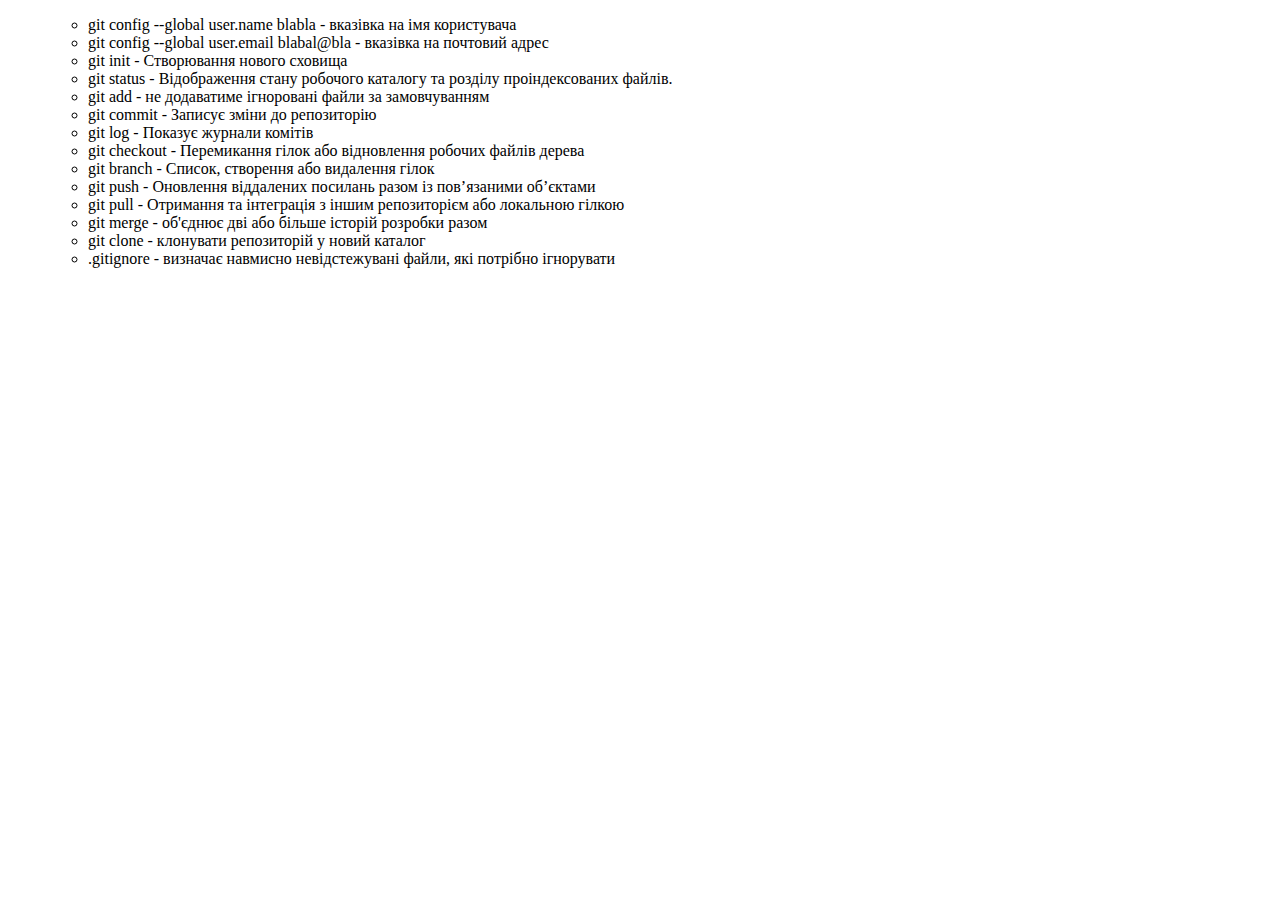
<file: index.html>
<!DOCTYPE html>
<html lang="en">
<head>
    <meta charset="UTF-8">
    <meta http-equiv="X-UA-Compatible" content="IE=edge">
    <meta name="viewport" content="width=device-width, initial-scale=1.0">
    <title>homework1</title>
</head>
<body>
    <header>
        <menu>
            <nav>
                <ul>
                    <li>git config --global user.name blabla - вказівка на імя користувача</li>
                    <li>git config --global user.email blabal@bla - вказівка на почтовий адрес</li>
                    <li>git init - Створювання нового сховища</li>
                    <li>git status - Відображення стану робочого каталогу та розділу проіндексованих файлів.</li>
                    <li>git add - не додаватиме ігноровані файли за замовчуванням</li>
                    <li>git commit - Записує зміни до репозиторію</li>
                    <li>git log - Показує журнали комітів</li>
                    <li>git checkout - Перемикання гілок або відновлення робочих файлів дерева</li>
                    <li>git branch - Список, створення або видалення гілок</li>
                    <li>git push - Оновлення віддалених посилань разом із пов’язаними об’єктами</li>
                    <li>git pull -  Отримання та інтеграція з іншим репозиторієм або локальною гілкою</li>
                    <li>git merge -  об'єднює дві або більше історій розробки разом</li>
                    <li>git clone -  клонувати репозиторій у новий каталог</li>
                    <li>.gitignore - визначає навмисно невідстежувані файли, які потрібно ігнорувати</li>
                </ul>  
            </nav>
        </menu>
    </header>
</body>
</html>
</file>
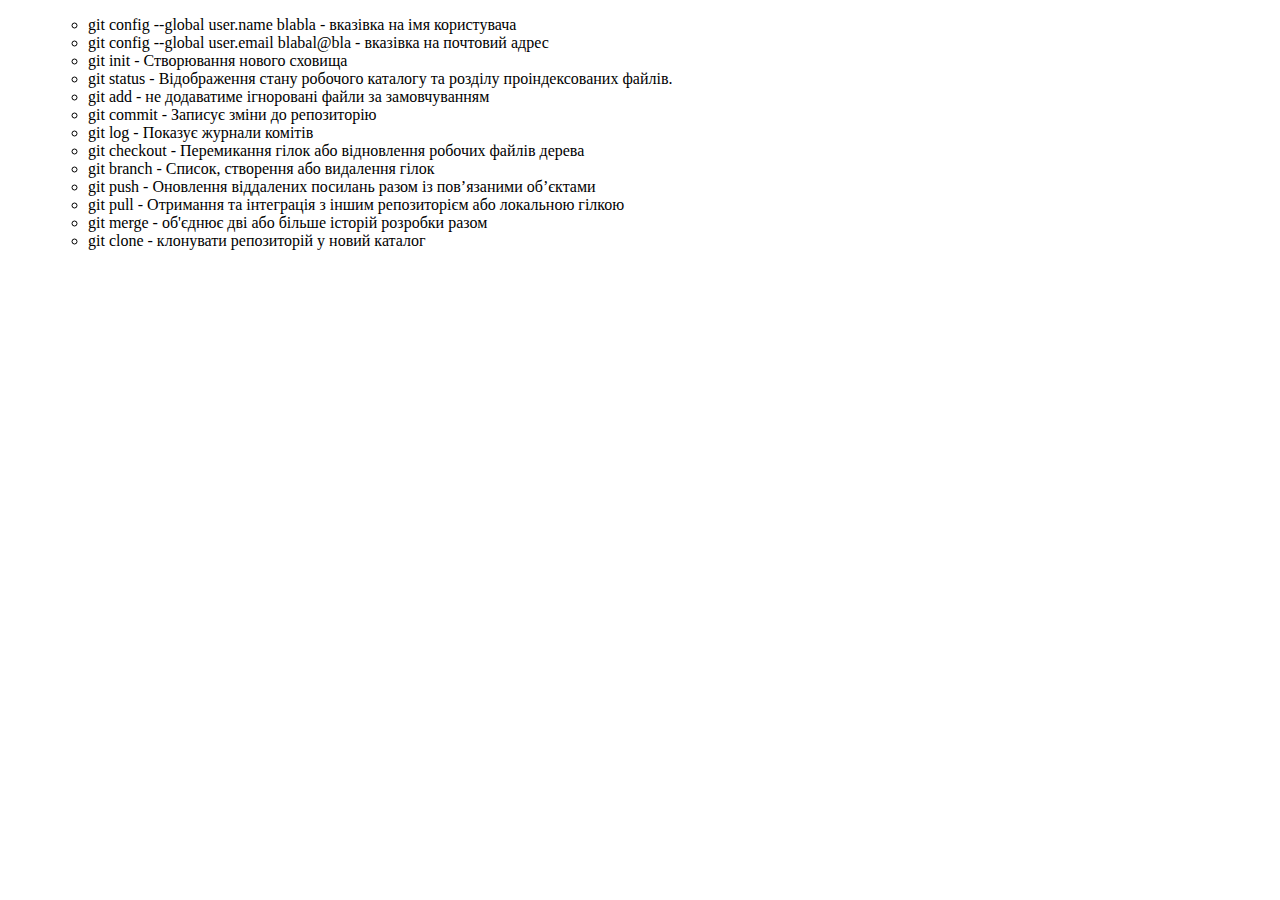
<file: homework 1/index.html>
<!DOCTYPE html>
<html lang="en">
<head>
    <meta charset="UTF-8">
    <meta http-equiv="X-UA-Compatible" content="IE=edge">
    <meta name="viewport" content="width=device-width, initial-scale=1.0">
    <title>homework1</title>
</head>
<body>
    <header>
        <menu>
            <nav>
                <ul>
                    <li>git config --global user.name blabla - вказівка на імя користувача</li>
                    <li>git config --global user.email blabal@bla - вказівка на почтовий адрес</li>
                    <li>git init - Створювання нового сховища</li>
                    <li>git status - Відображення стану робочого каталогу та розділу проіндексованих файлів.</li>
                    <li>git add - не додаватиме ігноровані файли за замовчуванням</li>
                    <li>git commit - Записує зміни до репозиторію</li>
                    <li>git log - Показує журнали комітів</li>
                    <li>git checkout - Перемикання гілок або відновлення робочих файлів дерева</li>
                    <li>git branch - Список, створення або видалення гілок</li>
                    <li>git push - Оновлення віддалених посилань разом із пов’язаними об’єктами</li>
                    <li>git pull -  Отримання та інтеграція з іншим репозиторієм або локальною гілкою</li>
                    <li>git merge -  об'єднює дві або більше історій розробки разом</li>
                    <li>git clone -  клонувати репозиторій у новий каталог</li>
                </ul>  
            </nav>
        </menu>
    </header>
</body>
</html>
</file>
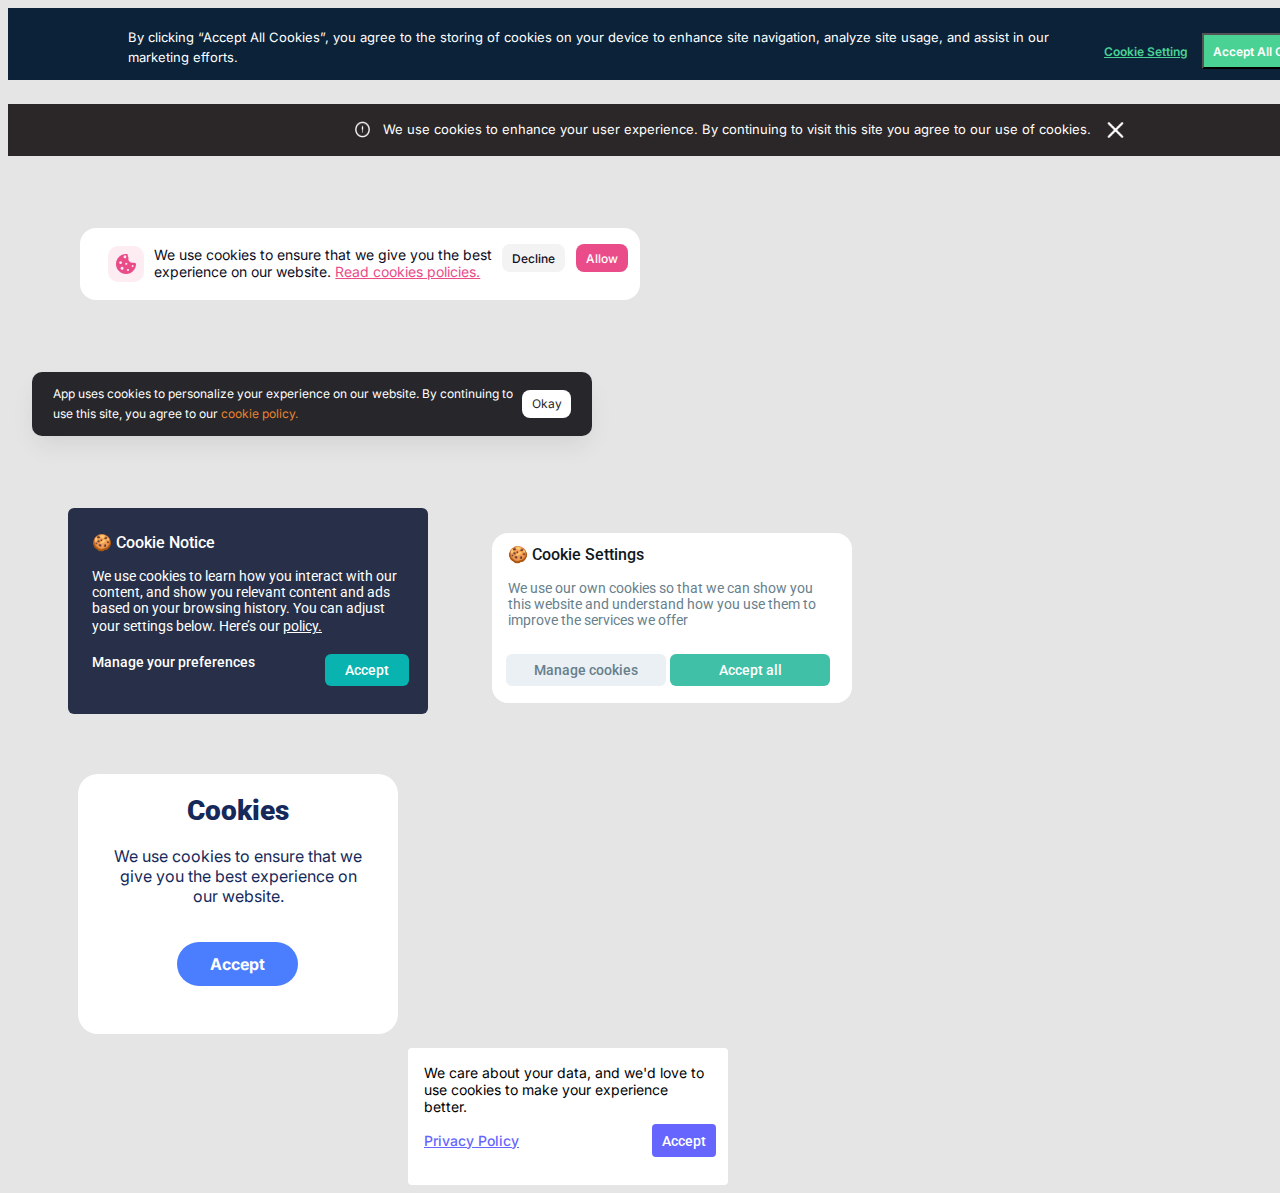
<file: homework 3/index.html>
<!DOCTYPE html>
<html lang="en">
<head>
    <meta charset="UTF-8">
    <meta http-equiv="X-UA-Compatible" content="IE=edge">
    <meta name="viewport" content="width=device-width, initial-scale=1.0">
    <title>homework 3</title>
    <link rel="stylesheet" href="style.css">
    <link rel="preconnect" href="https://fonts.googleapis.com">
    <link rel="preconnect" href="https://fonts.gstatic.com" crossorigin>
    <link href="https://fonts.googleapis.com/css2?family=Inter:wght@400;600;700&family=Montserrat:wght@400;700&family=Roboto:wght@400;500;900&display=swap" rel="stylesheet">  
</head>
<body>
    <article>
        <div class="table_1">
          <p class="table_1_text">
            By clicking “Accept All Cookies”, you agree to the storing of cookies
            on your device to enhance site navigation, analyze site usage, and
            assist in our <br> marketing efforts.
          </p>
          <a
            class="table_1_link"
            href="https://allaboutcookies.org"
            >Cookie Setting</a>
          <button class="table_1_button">Accept All Cookies</button>
        </div>
            <div class="table_2">
                <img class="img-1" src="img-1.png">
                <p class="table_2_text">We use cookies to enhance your user experience. By continuing to visit this site you agree to our use of cookies.</p> 
                <img class="img-2" src="img-2.png">
            </div>
        <div class="table_3">
            <div class="square_1">
                <img class="Vector" src="Vector.png">
            </div>
            <p class="table_3_text">
              We use cookies to ensure that we give you the best experience on our
              website.
              <a class="table_3_text_pink" href="https://allaboutcookies.org">Read cookies policies.</a>
            </p>
            <button class="table_3_button_1">Decline</button>
            <button class="table_3_button_2">Allow</button>
          </div>
          <div class="table_4">
            <p class="table_4_text">App uses cookies to personalize your experience on our website. By continuing to use this site, you agree to our <a class="table_4_text_ging" href="https://stalirov.lawyer">cookie policy.</a></p>
            <button class="table_4_button">
              <p class="table_4_button_text">Okay</p>
            </button>
          </div>
          <div class="table_5">
            <h1 class="table_5_title">🍪 Cookie Notice</h1>
            <p class="table_5_text">We use cookies to learn how you interact with our content, 
              and show you relevant content and ads based on your browsing history. You can 
              adjust your settings below. Here’s our <a class="table_5_text_link" href="https://stalirov.lawyer">policy.</a></p>
            <a class="table_5_link" href="https://stalirov.lawyer">Manage your preferences</a>
            <button class="table_5_button">Accept</button>
            </div>
            <div class="table_6">
              <h1 class="table_6_title">🍪 Cookie Settings</h1>
              <p class="table_6_text">We use our own cookies so that we can show you this website and understand how you use them to improve the services we offer</p>
              <button class="table_6_button_1"> Manage cookies</button>
              <button class="table_6_button_2">Accept all</button>
              </div>
              <div class="table_7">
                <h1 class="table_7_title">Cookies</h1>
                <p class="table_7_text">
                  We use cookies to ensure that we give you the best experience on our
                  website.
                </p>
                <button class="table_7_button">Accept</button>
              </div>
              <div class="table_8">
                <p class="table_8_text">We care about your data, and we'd love to use cookies to make your experience better.</p>
                <a class="table_8_link" href="https://stalirov.lawyer">Privacy Policy</a>
                <button class="table_8_button">Accept</button>
              </div>
            </article>
          </body>
      </html>
</file>
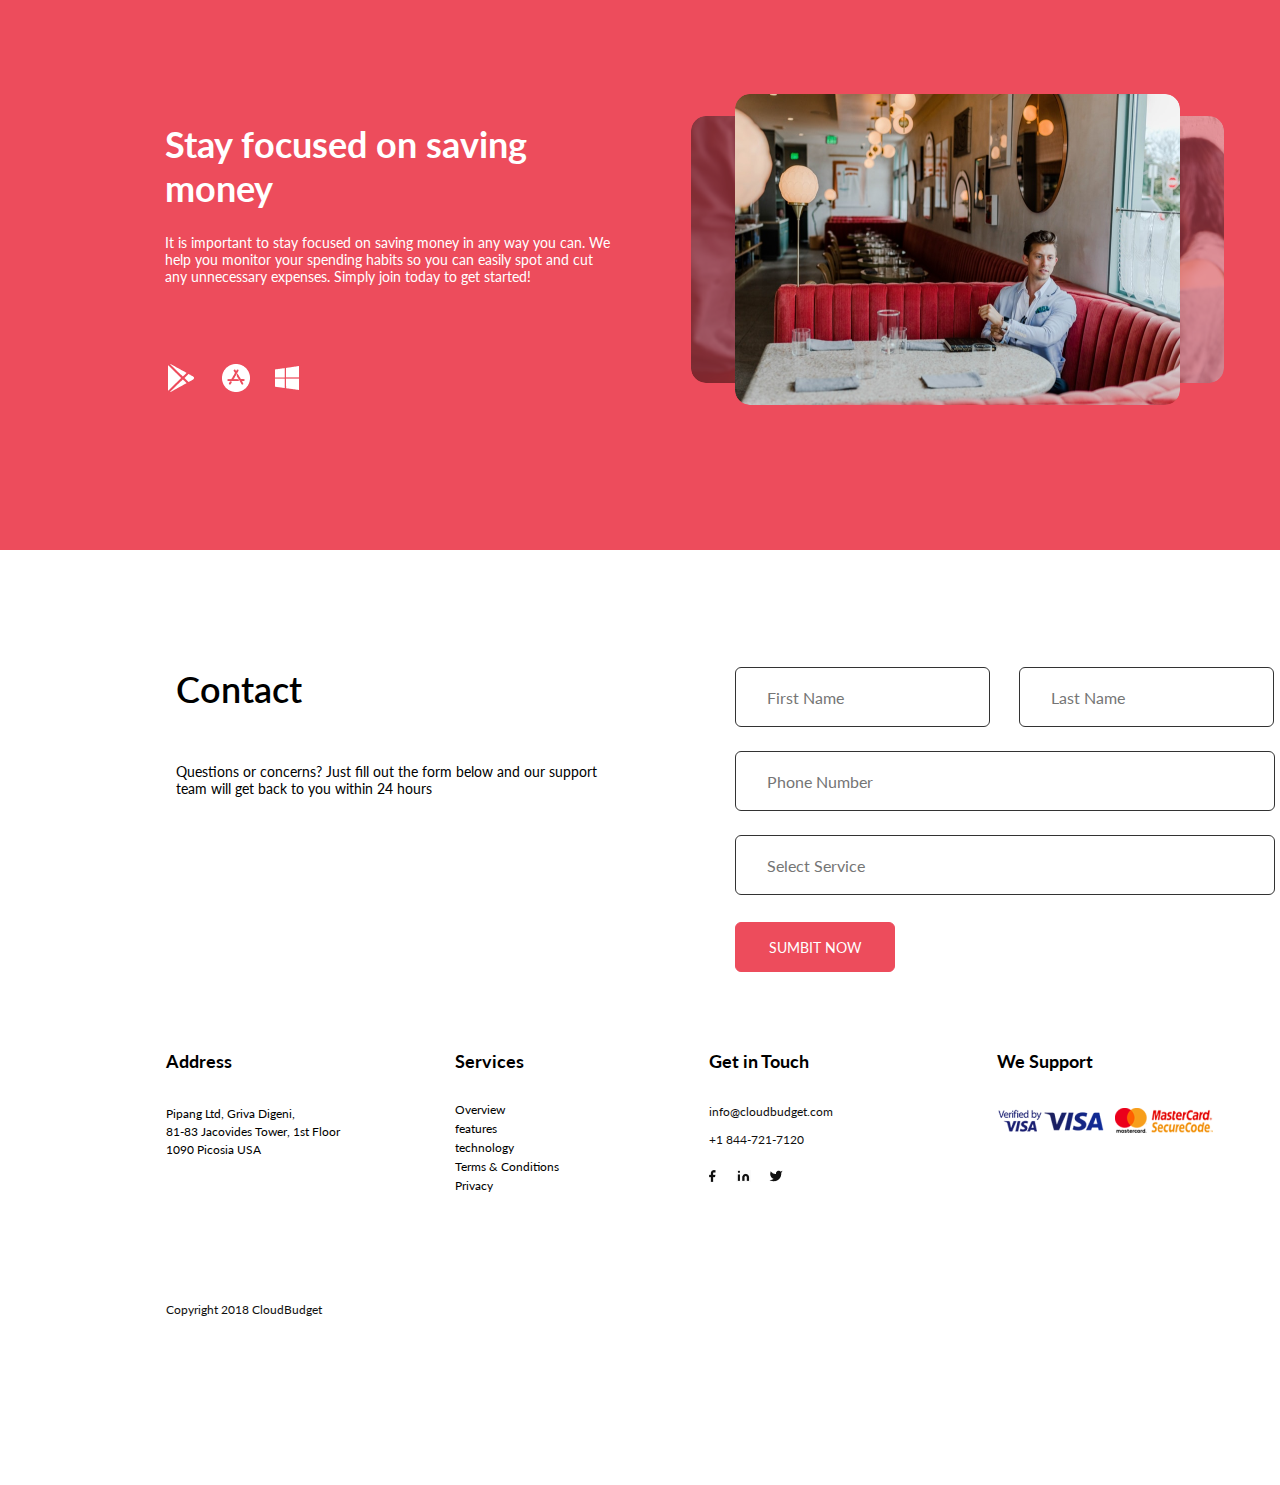
<file: homework 4/index.html>
<!DOCTYPE html>
<html lang="en">
<head>
    <meta charset="UTF-8">
    <meta http-equiv="X-UA-Compatible" content="IE=edge">
    <meta name="viewport" content="width=device-width, initial-scale=1.0">
    <title>Document</title>
    <link rel="stylesheet" href="./style.css"></link>
    <link rel="preconnect" href="https://fonts.googleapis.com">
<link rel="preconnect" href="https://fonts.gstatic.com" crossorigin>
<link href="https://fonts.googleapis.com/css2?family=Inter:wght@400;500;600;700;900&family=Lato:wght@400;700&display=swap" rel="stylesheet">
</head>
<body>
    <main>
    <section id="header">
    <div class="header_text_block">
    <h1 class="header_title">Stay focused on saving money</h1>
    <p class="header_text">It is important to stay focused on saving money in any way you can. We help you monitor your spending habits so you can easily spot and cut any unnecessary expenses. Simply join today to get started!</p>
    <img class="header_img" href="#"><img src="header 3.png">
    </div>
    <div class="head_picture_block">
        <img class="photo1"src="img1.png">
        <img class="photo2"src="img2.png">
        <img class="photo3"src="img3.png">
</div>
    </section>
    <section id="main">
        <div class="main_text_block">
            <h1 class="main_title">Contact</h1>
            <p class="main_text">Questions or concerns? Just fill out the form below and our support team will get back to you within 24 hours</p>
        </div>
        <div class="forms">
        <form action="index.html" method="get">
            <input class="fname" type="text"name="firstname" placeholder="First Name">
            <input class="lname" type="text"name="lastname" placeholder="Last Name">
            <input class="pnumber" type="text"name="phonenumber" placeholder="Phone Number">
            <input class="sservice" type="text"name="selectservice" placeholder="Select Service">
        </form>
        <button class="sumbit">SUMBIT NOW</button>
     </div>
    </section>
    <footer class="block_footer">
        <div class="block_footer_address">
            <span class="title_address">Address</span>
            <p class="adress_text_1">Pipang Ltd, Griva Digeni,<br>
                81-83 Jacovides Tower, 1st Floor <br>
                1090 Picosia USA</p>
                <span class="adress_text_2">Copyright 2018 CloudBudget</span>
        </div>
        <div class="block_footer_services">
            <span class="title_services">Services</span>
            <ul class="service_list">
                <li>Overview</li>
                <li>features</li>
                <li>technology</li>
                <li>Terms & Conditions</li>
                <li>Privacy</li>
            </ul>
        </div>
        <div class="block_footer_git">
            <span class="git_title">Get in Touch</span>
            <a class="git_email" href = "mailto: info@cloudbudget.com">info@cloudbudget.com</a>
            <a class="git_phone" href="tel:+1 844-721-7120">+1 844-721-7120</a>
            <div class="links">
                <img src="Vector_1.png">
                <img class="photo_2" src="Vector_2.png">
                <img src="Vector_3.png">   
            </div>  
        </div>
        <div class="block_footer_sup">
            <span class="sup_title">We Support</span>
            <img class="photo_links" src="sup_links.png"> 
        </div>
    </footer>
   </main>
 </body>
</html>
</file>
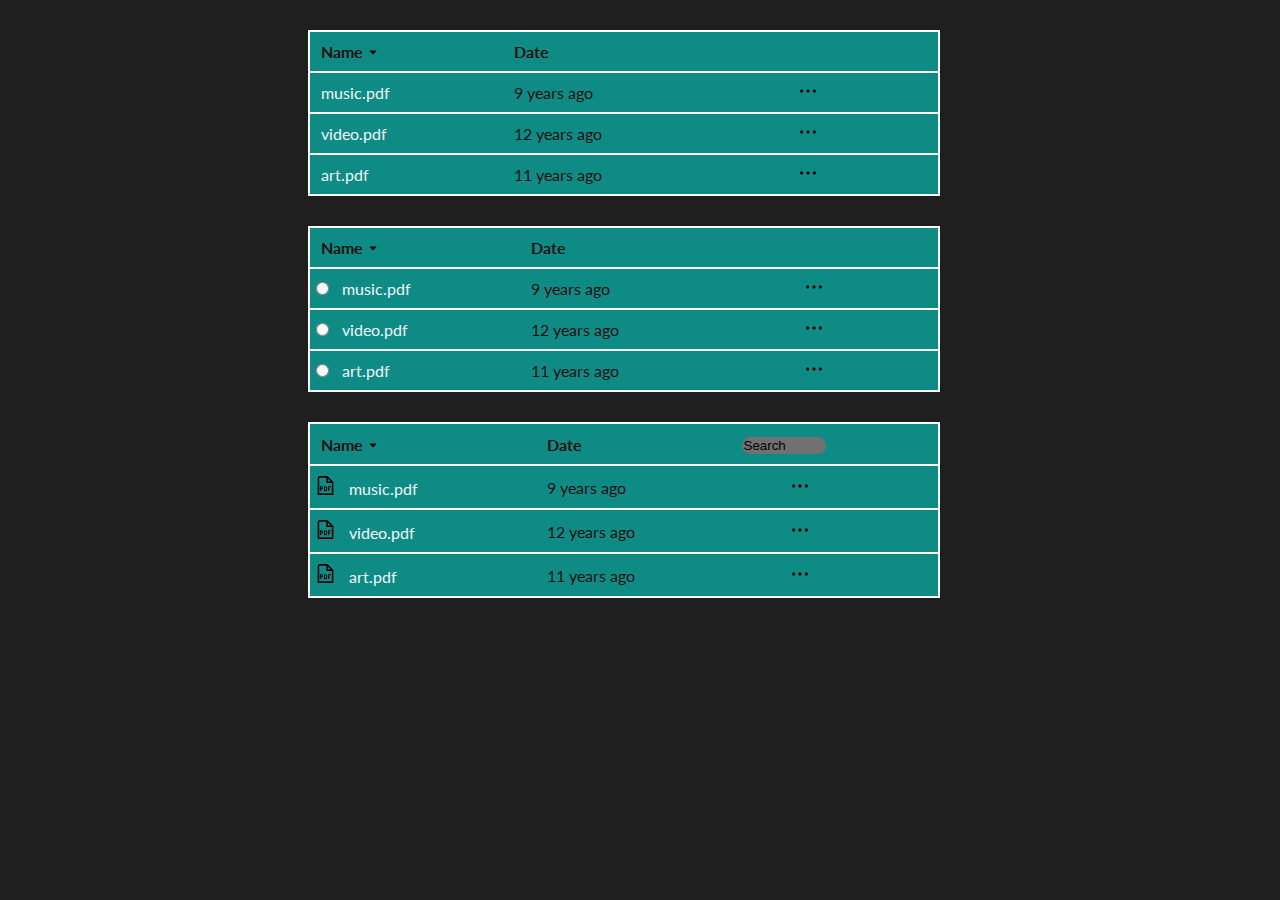
<file: homework 5/index.html>
<!DOCTYPE html>
<html lang="en">
<head>
    <meta charset="UTF-8">
    <meta http-equiv="X-UA-Compatible" content="IE=edge">
    <meta name="viewport" content="width=device-width, initial-scale=1.0">
    <link rel="stylesheet" href="style.css">
    <link rel="preconnect" href="https://fonts.googleapis.com">
    <link rel="preconnect" href="https://fonts.gstatic.com" crossorigin>
    <link href="https://fonts.googleapis.com/css2?family=Lato:wght@400;700&display=swap" rel="stylesheet">
    <title>Homework 5</title>
</head>
<body>
    <table class="table1">
        <tr>
            <th class="table_1">
                <span class="table_1_text">Name</span>
                <img class="caret-down" src="caret-down.png">
            </th>
            <th>Date</th>
        </tr>
        <tr>
            <td><a class="table_pdf" href="music.pdf">music.pdf</a></td>
            <td class="table_1_date">9 years ago</td>
            <td><img class="table_1_more" src="more.png"style="margin-left: 62px;"></td>
        </tr>
        <tr>
            <td><a class="table_pdf" href="video.pdf">video.pdf</a></td>
            <td class="table_1_date">12 years ago</td>
            <td><img class="table_1_more" src="more.png"style="margin-left: 62px;"></td>
        </tr>
        <tr>
            <td><a class="table_pdf" href="art.pdf">art.pdf</a></td>
            <td class="table_1_date">11 years ago</td>
            <td><img class="table_1_more" src="more.png"style="margin-left: 62px;"></td>
        </tr>
    </table>
    <table class="table1">
        <tr>
            <th class="table_1">
                <span class="table_1_text">Name</span>
                <img class="caret-down" src="caret-down.png">
            </th>
            <th>Date</th>
        </tr>
        <tr>
            <td><input type="radio" name="radio_pdf"><a class="table_pdf" href="music.pdf">music.pdf</a></td>
            <td class="table_1_date">9 years ago</td>
            <td><img class="table_1_more" src="more.png"style="margin-left: 82px;"></td>
        </tr>
        <tr>
            <td><input type="radio" name="radio_pdf"><a class="table_pdf" href="video.pdf">video.pdf</a></td>
            <td class="table_1_date">12 years ago</td>
            <td><img class="table_1_more" src="more.png"style="margin-left: 82px;"></td>
        </tr>
        <tr>
            <td><input type="radio" name="radio_pdf"><a class="table_pdf" href="art.pdf">art.pdf</a></td>
            <td class="table_1_date">11 years ago</td>
            <td><img class="table_1_more" src="more.png"style="margin-left: 82px;"></td>
        </tr>
    </table>
    <table class="table1">
        <tr>
            <th class="table_1">
                <span class="table_1_text">Name</span>
                <img class="caret-down" src="caret-down.png">
            </th>
            <th>Date</th>
            <th><input class="search" placeholder="Search"></th>
        </tr>
        <tr>
            <td>
            <img class="img-pdf" src="file-pdf.png">
            <a class="table_pdf" href="music.pdf">music.pdf</a></td>
            <td class="table_1_date">9 years ago</td>
            <td><img class="table_1_more" src="more.png" style="margin-left:50px;"></td>
        </tr>
        <tr>
            <td>
            <img class="img-pdf" src="file-pdf.png">
            <a class="table_pdf" href="video.pdf">video.pdf</a></td>
            <td class="table_1_date">12 years ago</td>
            <td><img class="table_1_more" src="more.png" style="margin-left: 50px;"></td>
        </tr>
        <tr>
            <td>
            <img class="img-pdf" src="file-pdf.png">
            <a class="table_pdf" href="art.pdf">art.pdf</a>
            </td>
            <td class="table_1_date">11 years ago</td>
            <td><img class="table_1_more" src="more.png" style="margin-left: 50px;"></td>
        </tr>
    </table>
</body>
</html>
</file>
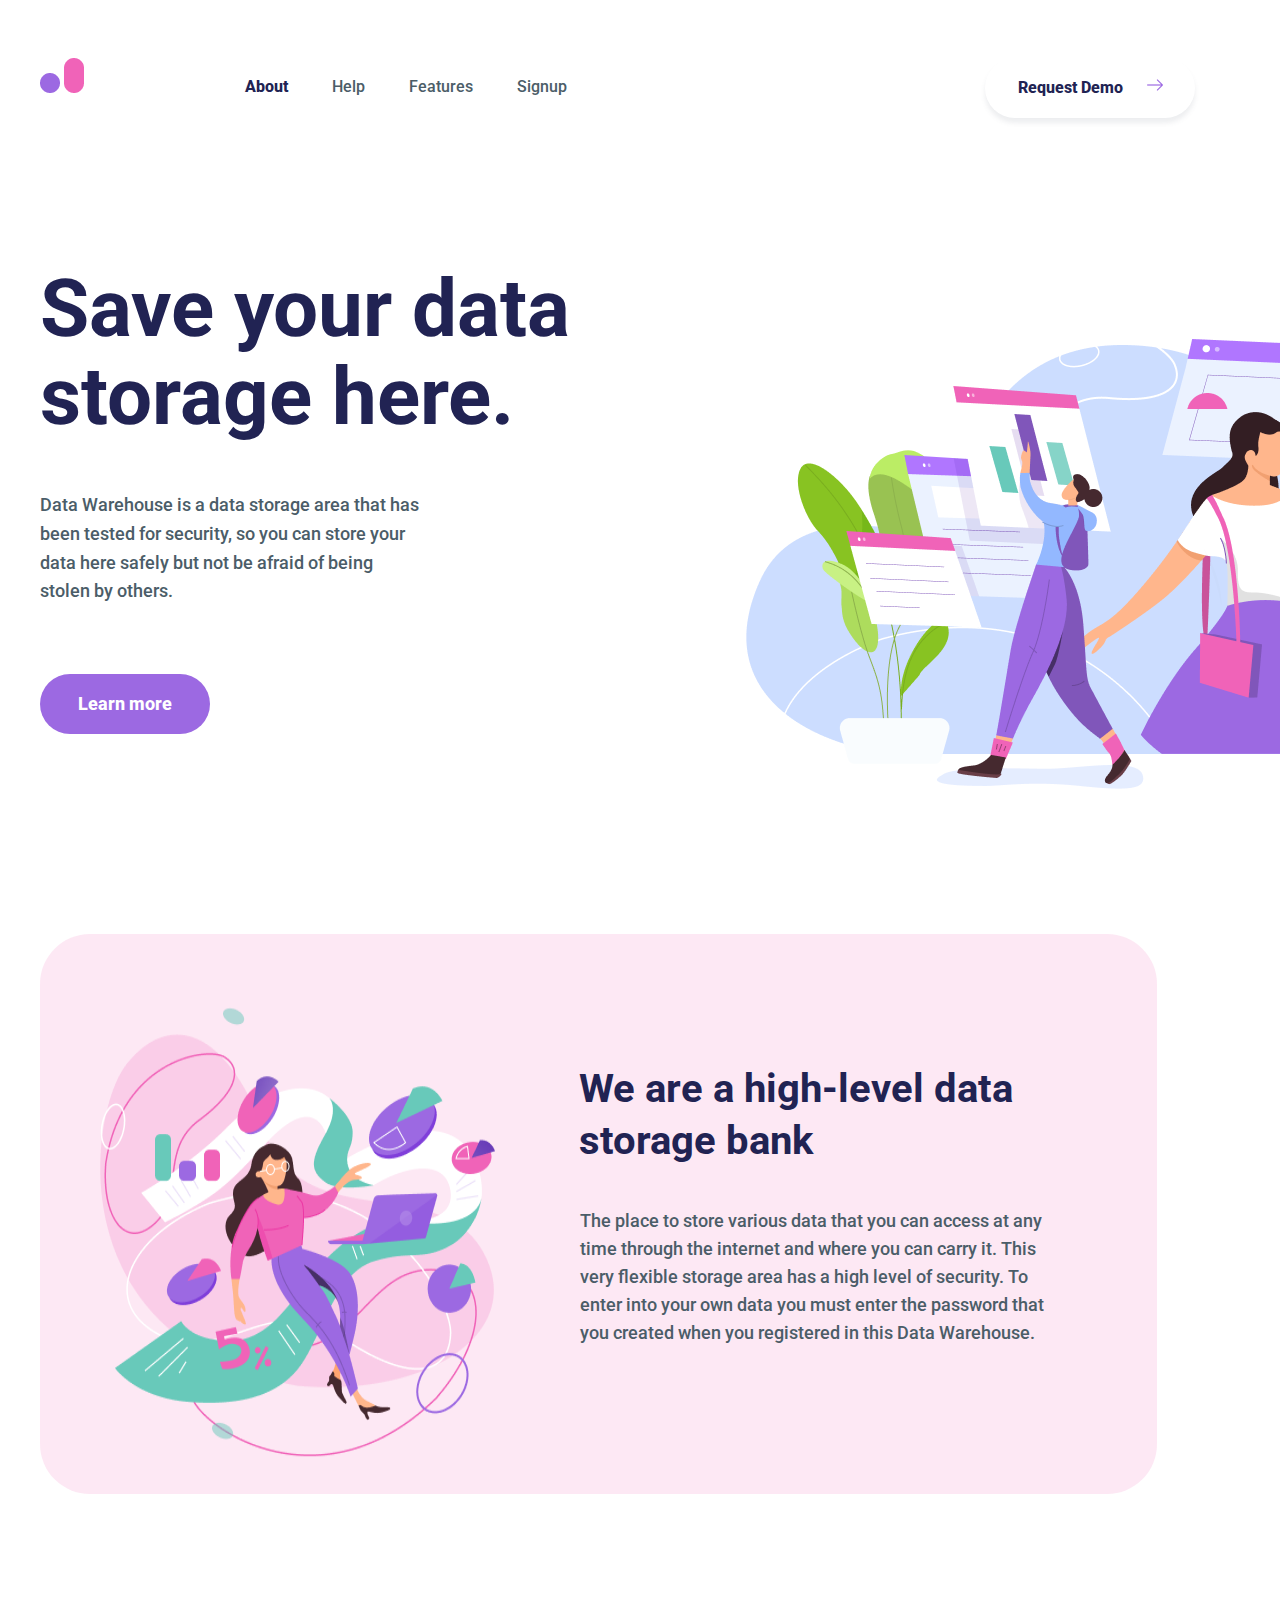
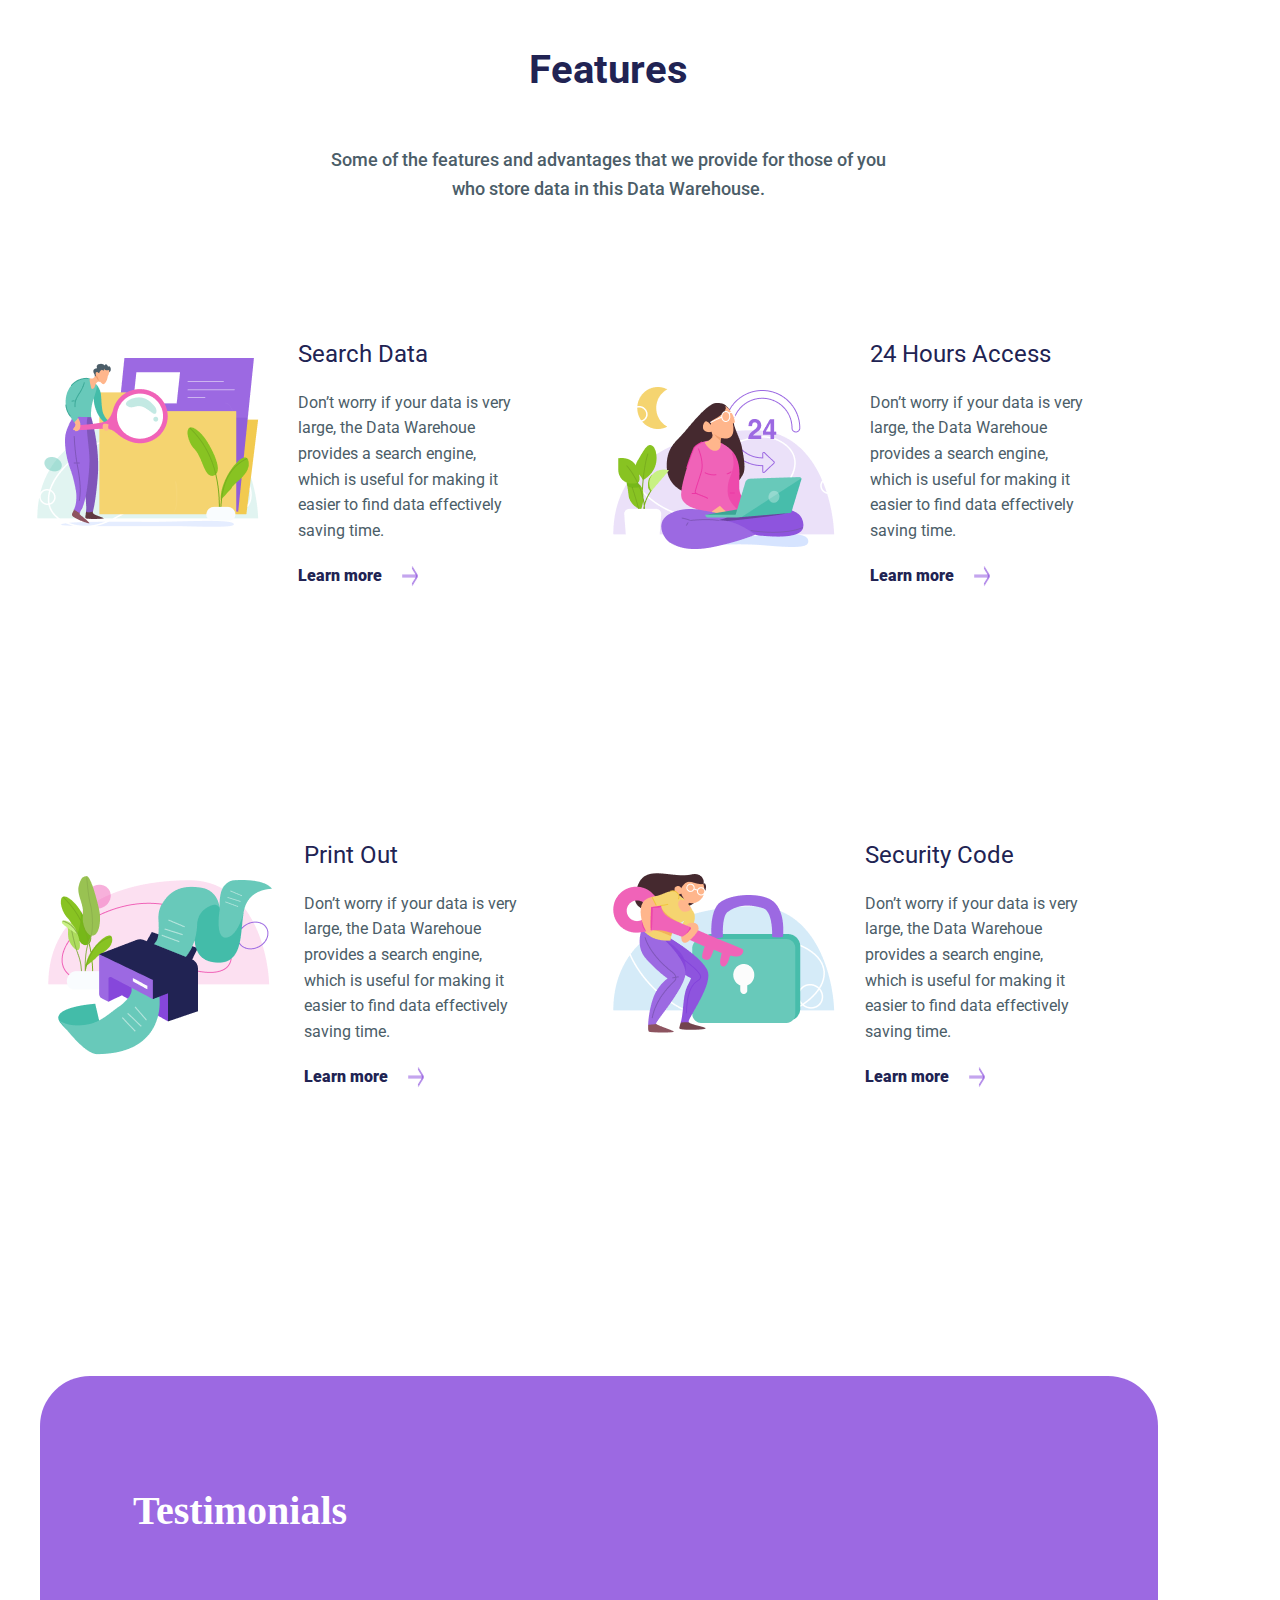
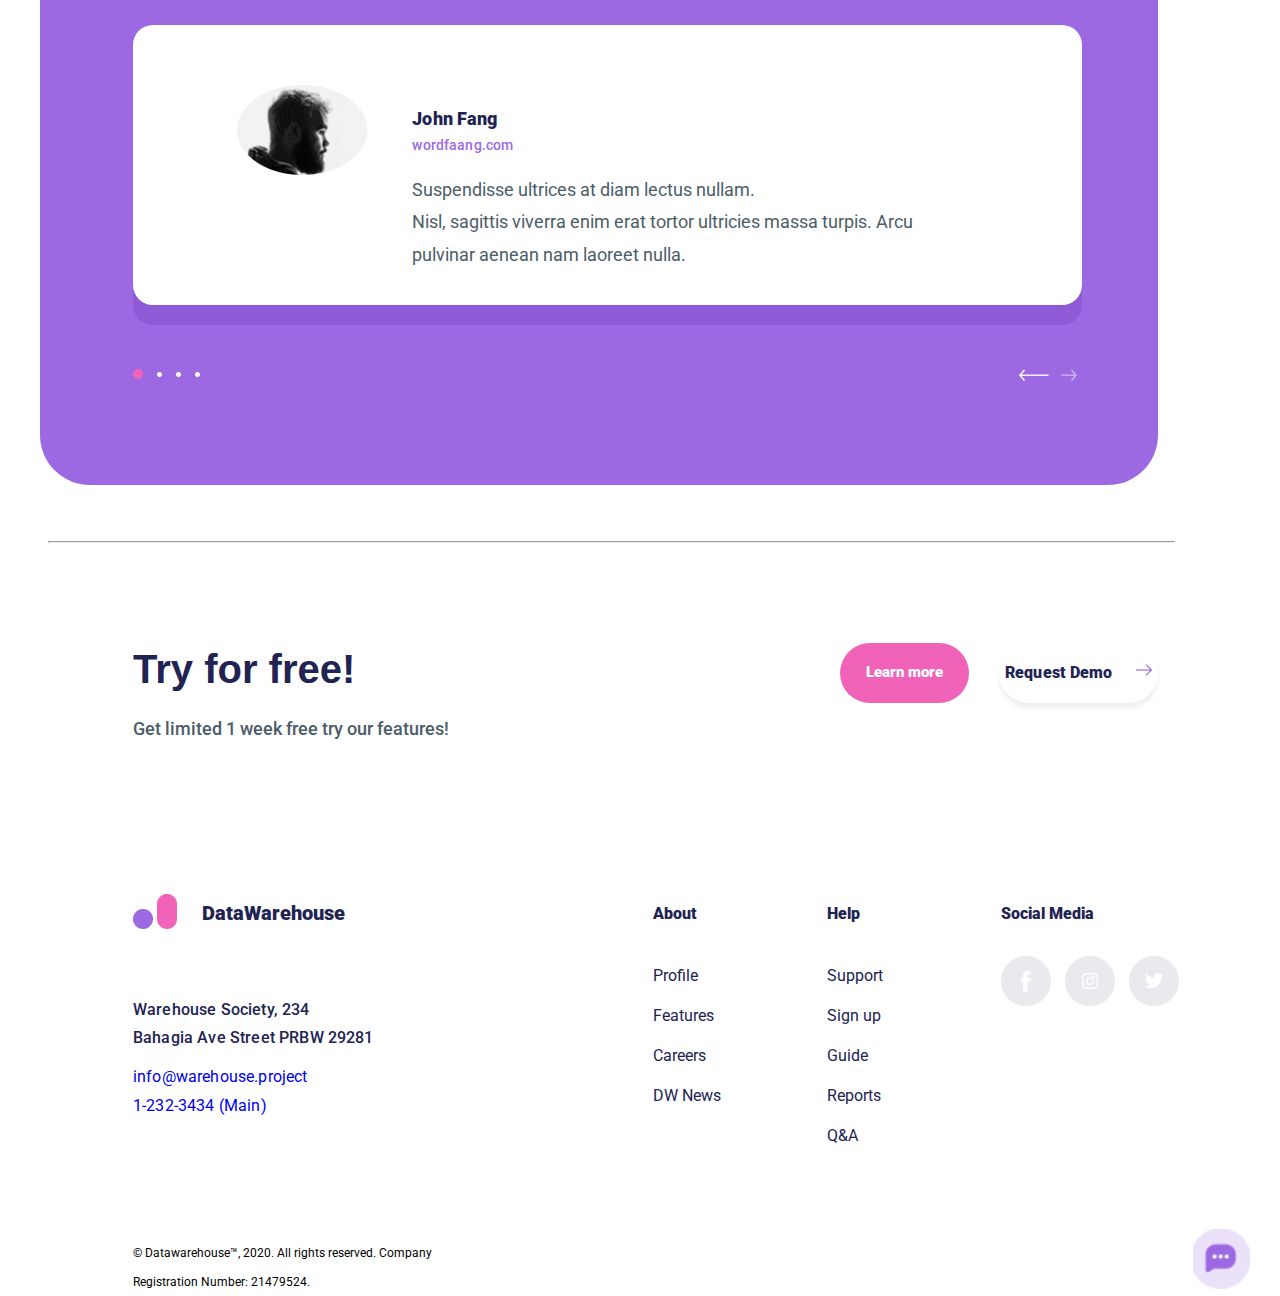
<file: homework 6/index.html>
<!DOCTYPE html>
<html lang="en">
<head>
    <meta charset="UTF-8">
    <meta http-equiv="X-UA-Compatible" content="IE=edge">
    <meta name="viewport" content="width=device-width, initial-scale=1.0">
    <link rel="stylesheet" href="style.css">
    <link rel="preconnect" href="https://fonts.googleapis.com">
    <link rel="preconnect" href="https://fonts.gstatic.com" crossorigin>
    <link href="https://fonts.googleapis.com/css2?family=Roboto:wght@400;500;700;900&display=swap" rel="stylesheet">
    <title>Homework 6</title>
</head>
<body>
    <div class="wrapper">
        <header>
            <div class="figure">
                <img src="img1.png">
                <img src="img2.png">
            </div>
            <nav class="text">
                <ul>
                    <li><a class="text_1">About</a></li>
                    <li><a class="text_2">Help</a></li>
                    <li><a class="text_3">Features</a></li>
                    <li><a class="text_4">Signup</a></li>
                </ul>
            </nav>
            <button class="header_button">
                <span class="header_button_text">Request Demo
                <img  class="arrow" src="right-arrow.png"></span>
            </button>
        </header>
        <section class="block1">
            <div class="block1_title">Save your data storage here.</div>
            <p class="block1_text">Data Warehouse is a data storage area that has been
                tested for security, so you can store your data here
                safely but not be afraid of being stolen by others.</p>
                <button class="block1_button">
                    <span class="block1_button_text">Learn more</span>
                </button>
                <img class="block1_img" src="block1.png">
        </section>
        <section class="block_2">
            <img src="img_girl.png">
            <div class="block_2_text">
                <span class="block_2_text_title">We are a high-level data storage bank</span>
                <p class="block_2_paragraph">The place to store various data that you can access at any time through the internet  and where you can carry it. 
                    This very flexible storage area has a high level of security. To enter into your own data you must enter the password that you created when you registered in this Data Warehouse. </p>
            </div>
        </section>
        <section class="block_features">
            <div class="block_features_title">Features</div>
            <div class="block_features_text">Some of the features and advantages that we provide for those of you <br> who store data in this Data Warehouse.</div>
        </section>
        <section class="banner">
            <article class="block_banner_box">
                <img src="box1.png">
                    <div class="block_banner_box_text">
                        <span class="box_text_title">Search Data</span>
                        <p class="box_text">Don’t worry if your data is very large, the Data Warehoue provides a search engine, which is useful for making it easier to find data effectively saving time.</p>
                        <div class="learn_more">
                        <a class="learn_more_text" href="#">Learn more</a>
                        <img class="img_box" src="right-arrow.png">
                        </div>
                    </div>
            </article>
            <article class="block_banner_box">
                <img src="box2.png">
                    <div class="block_banner_box_text">
                        <span class="box_text_title">24 Hours Access</span>
                        <p class="box_text">Don’t worry if your data is very large, the Data Warehoue provides a search engine, which is useful for making it easier to find data effectively saving time.</p>
                        <div class="learn_more">
                        <a class="learn_more_text" href="#">Learn more</a>
                        <img class="img_box" src="right-arrow.png">
                        </div>
                    </div>
            </article>
            <article class="block_banner_box">
                <img src="box3.png">
                    <div class="block_banner_box_text">
                        <span class="box_text_title">Print Out</span>
                        <p class="box_text">Don’t worry if your data is very large, the Data Warehoue provides a search engine, which is useful for making it easier to find data effectively saving time.</p>
                        <div class="learn_more">
                        <a class="learn_more_text" href="#">Learn more</a>
                        <img class="img_box" src="right-arrow.png">
                        </div>
                    </div>
            </article>
            <article class="block_banner_box">
                <img src="box4.png">
                    <div class="block_banner_box_text">
                        <span class="box_text_title">Security Code</span>
                        <p class="box_text">Don’t worry if your data is very large, the Data Warehoue provides a search engine, which is useful for making it easier to find data effectively saving time.</p>
                        <div class="learn_more">
                        <a class="learn_more_text" href="#">Learn more</a>
                        <img class="img_box" src="right-arrow.png">
                        </div>
                    </div>
            </article>           
        </section>
        <section class="block3_container">
            <span class="block3_title">Testimonials</span>
            <div class="container_box">
                <div class="container_box_items">
                <img class="block3_img" src="face.png">
                <div class="container_text_block">
                    <div class="container_title"> John Fang </div>
                    <a class="container_link" href="wordfaang.com">wordfaang.com</a>
                    <p class="container_text">Suspendisse ultrices at diam lectus nullam. <br> 
                        Nisl, sagittis viverra enim erat tortor ultricies massa turpis. Arcu pulvinar aenean nam laoreet nulla.</p>
                </div>
            </div>
            </div>
            <div class="block3_footer">
                <img src="button.png">
                <img class="button_block" src="button1.png">
                <img class="button_block" src="button2.png">
                <img class="button_block" src="button3.png">
                <div class="block3_arrows">
                    <img src="arrows.png" >      
                </div>
            </div>
            <hr class="hr">
            <section class="block4_container">
                <div class="block4_container_box">
                    <div class="block4_content">
                        <div class="try_title">Try for free!</div>
                        <div class="try_text">Get limited 1 week free try our features!</div>
                    </div>
                    <button class="button_pink">
                        <span class="button_pink_text">Learn more</span>
                    </button>
                    <button class="button_purple">
                        <span class="button_purple_text">Request Demo</span>
                        <img class="arrow" src="right-arrow.png">     
                    </button>
                </div>
            </section>
            <footer class="block5_footer">
                <div class="block5_footer_column2">
                    <div class="footer_column2_logo">
                <div class="footer_logo">
                <img src="img1.png">
                <img src="img2.png">
                </div>
                <span class="footer_title">DataWarehouse</span>
                </div>
                <div class="footer_text">Warehouse Society, 234 <br>
                    Bahagia Ave Street PRBW 29281
                    </div>
                    <div class="footer_info">
                        <a class="mail" href="mailto:info@warehouse.project">info@warehouse.project</a> <br>
                        <a class="tel" href="tel:+1-232-3434">1-232-3434 (Main)</a>
                    </div>
                            <div class="footer_info2">© Datawarehouse™, 2020. All rights reserved.
                        Company Registration Number: 21479524.
                    </div>
                </div>
                <div class="footer_nav">
                    <span class="footer_nav_title">About</span>
                    <div class="footer_nav_texts">
                        <a class="ft_nav_text" href="#">Profile</a>
                        <a class="ft_nav_text" href="#">Features</a>
                        <a class="ft_nav_text" href="#">Careers</a>
                        <a class="ft_nav_text" href="#">DW News</a>
                    </div>
                </div>
                <div class="footer_help">
                    <span class="footer_nav_title">Help</span>
                    <a class="ft_nav_text" href="#">Support</a>
                    <a class="ft_nav_text" href="#">Sign up</a>
                    <a class="ft_nav_text" href="#">Guide</a>
                    <a class="ft_nav_text" href="#">Reports</a>
                    <a class="ft_nav_text" href="#">Q&A</a>
                </div>
                <div class="footer_media">
                    <span class="footer_media_title">Social Media</span>
                        <div class="footer_media_logos">
                            <img class="footer_media_logo" src="facebook.png">
                            <img class="footer_media_logo" src="instagram.png">
                            <img class="footer_media_logo" src="twitter.png">
                        </div>
                   </div>
                <img class="sup" src="sup_icon.png">
            </footer>
        </div>
    </body>
</html>
</file>
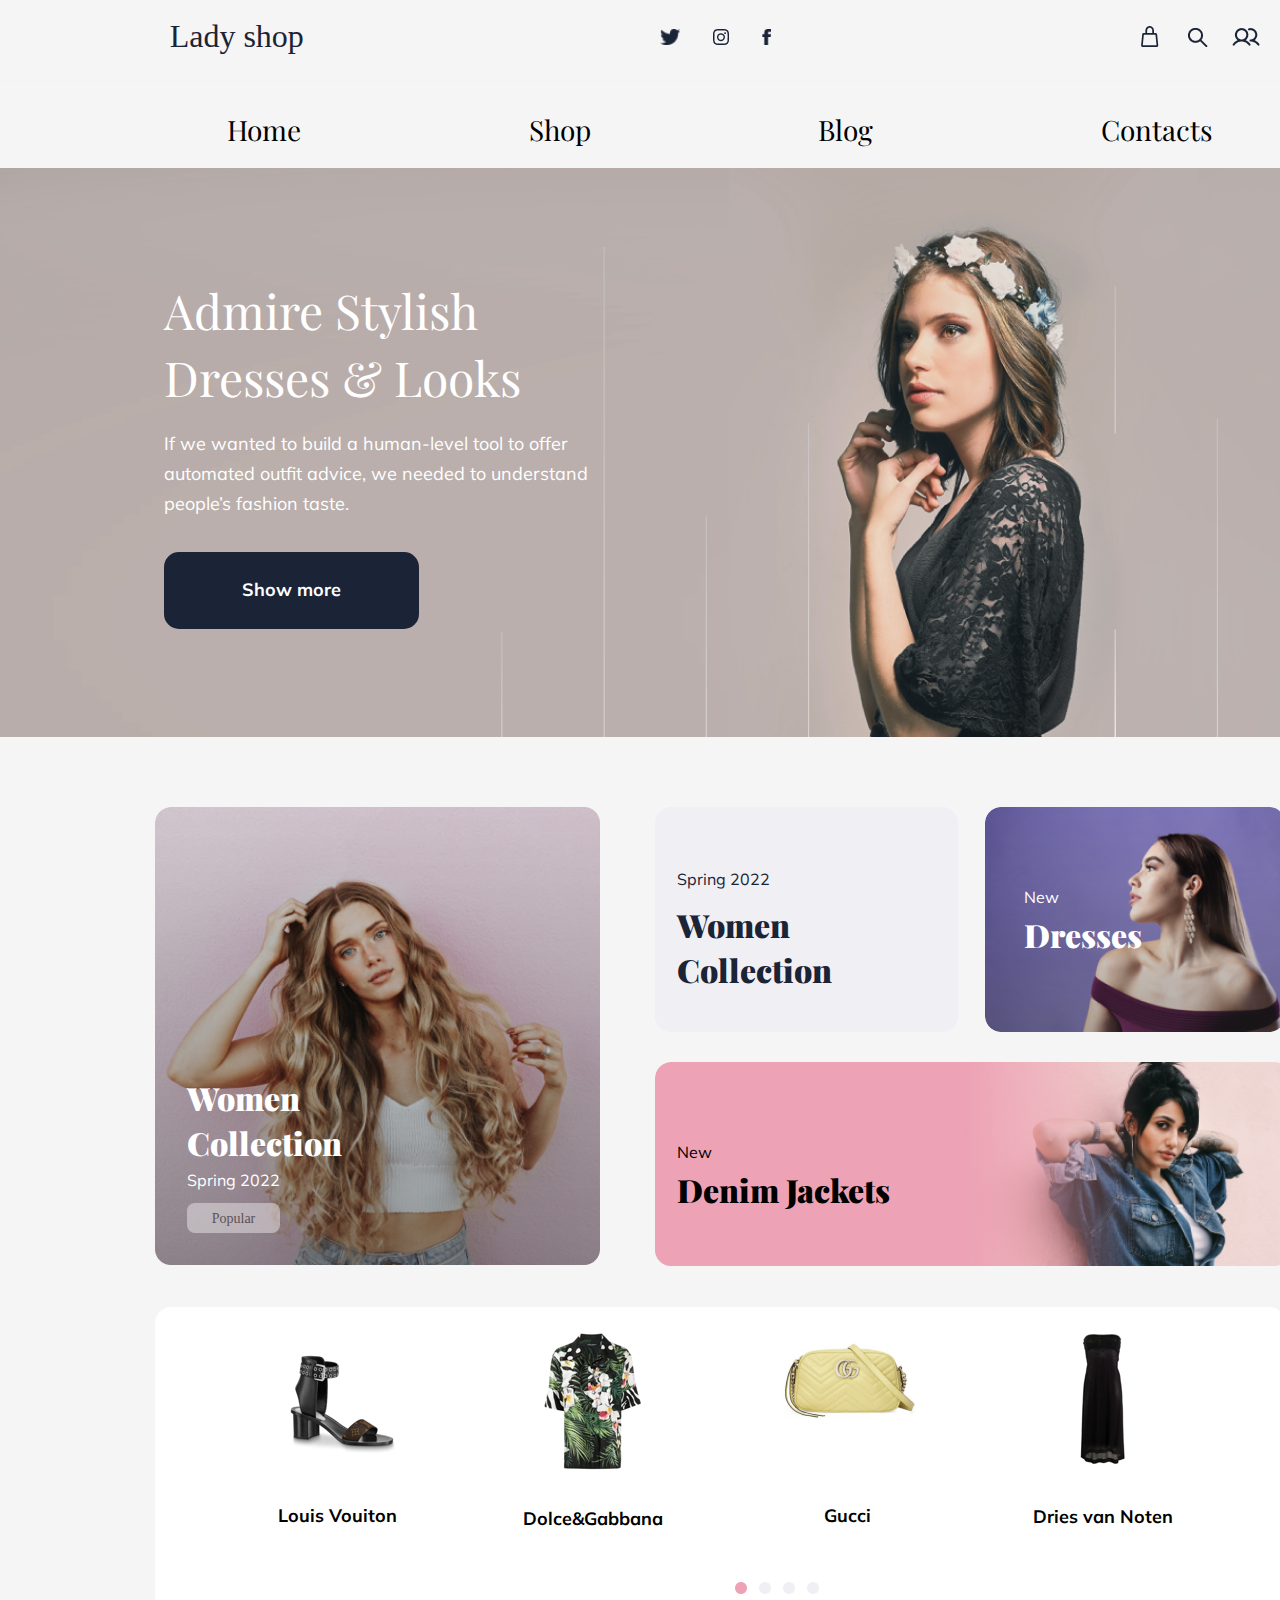
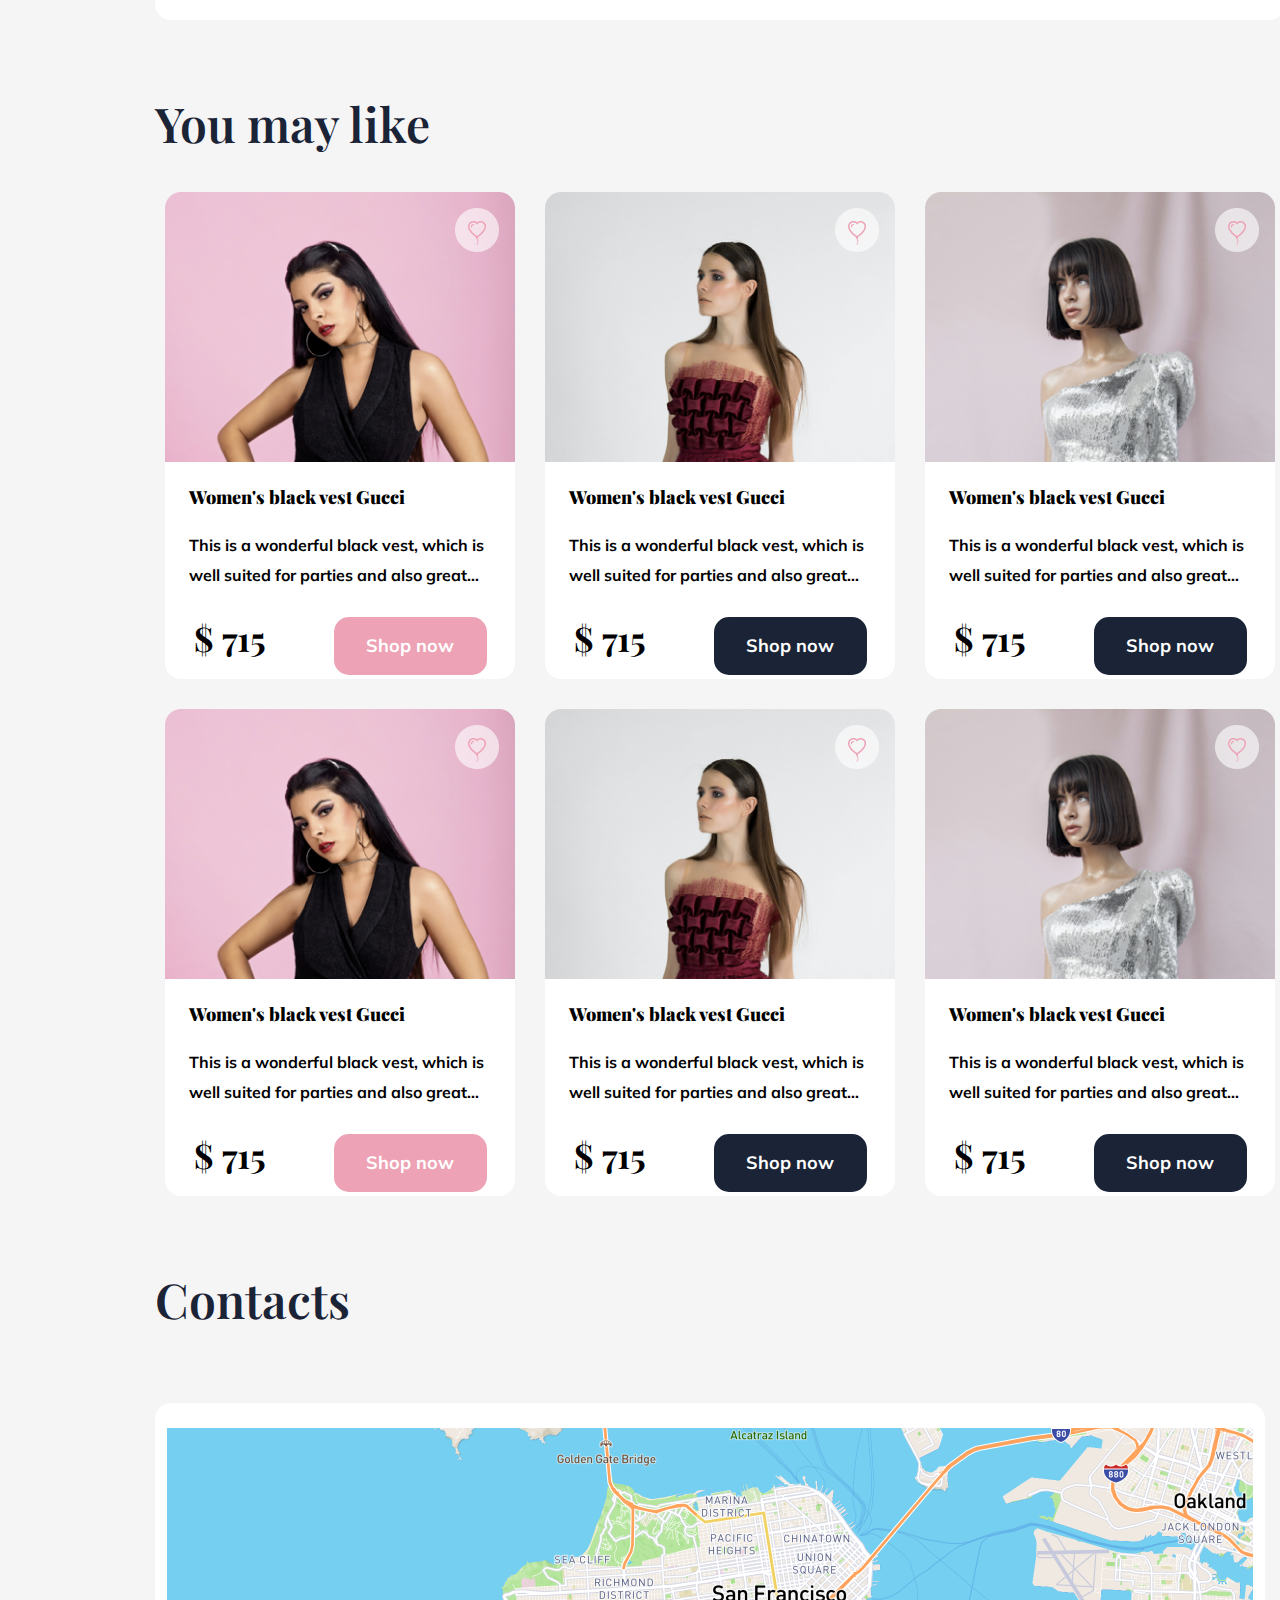
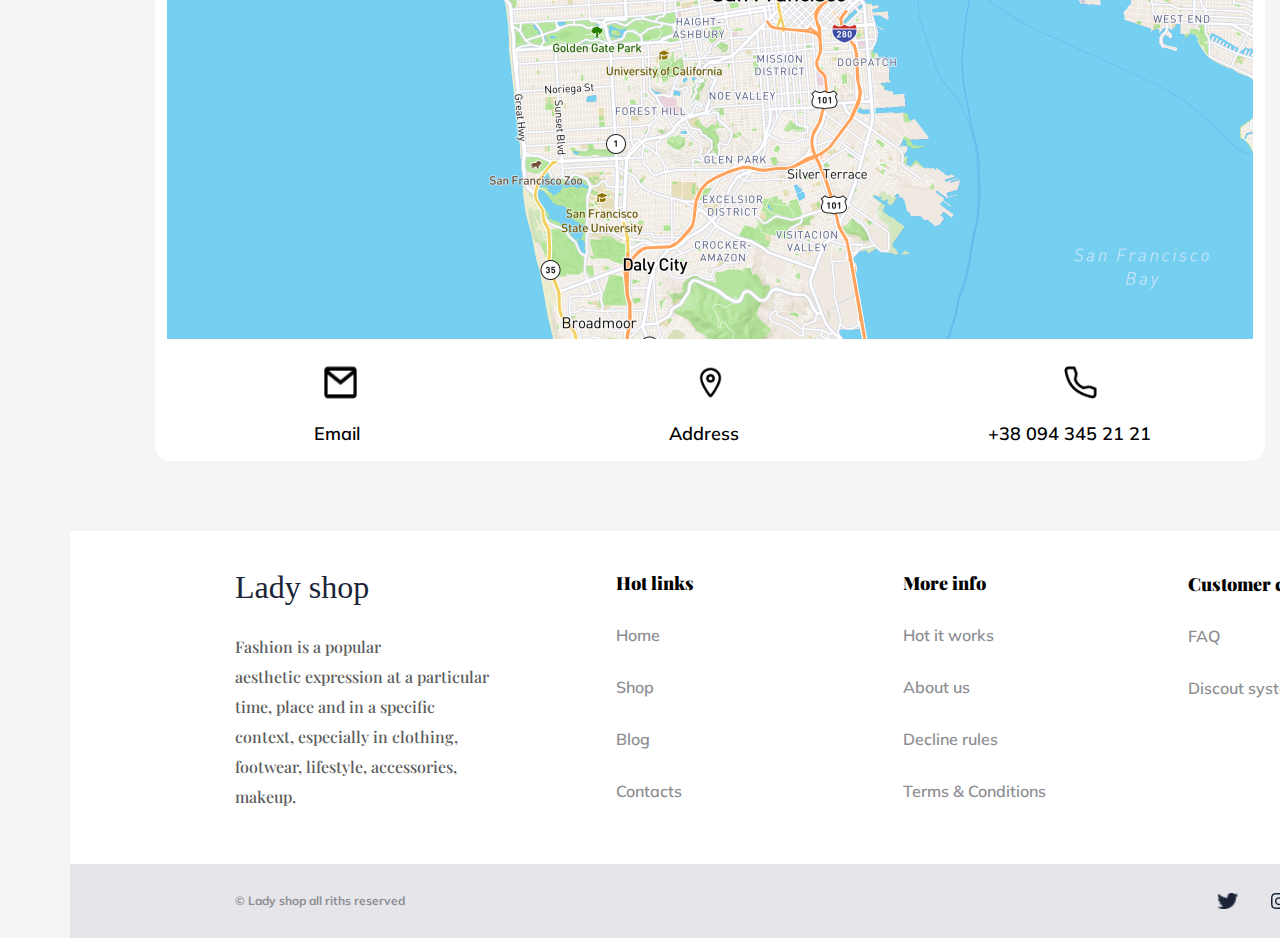
<file: homework 7/index.html>
<!DOCTYPE html>
<html lang="en">
<head>
    <meta charset="UTF-8">
    <meta http-equiv="X-UA-Compatible" content="IE=edge">
    <meta name="viewport" content="width=device-width, initial-scale=1.0">
    <link rel="stylesheet" href="style.css">
    <link rel="preconnect" href="https://fonts.googleapis.com">
    <link rel="preconnect" href="https://fonts.gstatic.com" crossorigin>
    <link href="https://fonts.googleapis.com/css2?family=Mulish:wght@400;700;900&family=Playfair+Display:wght@400;700;900&family=Rochester&display=swap" rel="stylesheet">
    <title>Homework 7</title>
</head>
<body>
    <div class="wrapper">
        <header>
            <section class="header-main-container">
                <div class="logo">Lady shop</div>
                <div class="media">
                    <img class="logos" src="img/twitter icn.png" alt="twitter">
                    <img class="logos" src="img/instagram icn.png" alt="insta">
                    <img class="logos" src="img/fb-icn.png" alt="fb">
                </div>
                <div class="tools">
                    <img class="tools_item" src="img/Group 59.png" alt="Group 59">
                    <img class="tools_item" src="img/Group 60.png" alt="Group 60">
                    <img class="tools_item" src="img/ph_users.png" alt="ph_users">
                </div>
            </section>
            <hr class="line">
            <nav class="header-nav">
                    <a class="nav-items" href="#">Home</a>
                    <a class="nav-items" href="#shop">Shop</a>
                    <a class="nav-items" href="#blog">Blog</a>
                    <a class="nav-items" href="#contacts">Contacts</a>
                </nav>
        </header>
        <section class="main">
            <div class="main-container">
                <div class="main-title">Admire Stylish<br>
                    Dresses & Looks</div>
                    <p class="main-text">If we wanted to build a human-level tool to offer<br> 
                        automated outfit advice, we needed to understand<br> 
                        people’s fashion taste. </p>
                        <button class="main-button">Show more</button>
                    </div>
        </section>
        <section id="banners">
            <div class="grid-item1">
                <div class="item1-title">Women <br> Collection</div>
                    <p class="item1-text">Spring 2022</p>
                    <button class="item1-button">Popular</button>
            </div>
            <div class="grid-item2">
                <p class="item2-title">Spring 2022</p>
                <span class="item2-text">Women <br> 
                    Collection</span>
            </div>
            <div class="grid-item3">
                <span class="item3-title">New</span>
                <span class="item3-text">Dresses</span>
            </div>
            <div class="grid-item4">
                <span class="item4-title">New</span>
                <span class="item4-text">Denim Jackets</span>
            </div>
        </section>
        <section class="gallery">
            <div class="gallery-box">
                <img  src="img/gallery1.png" alt="shoes">
                <span  class="gl1">Louis Vouiton</span>
            </div>
            <div class="gallery-box">
                <img src="img/gallery2.png" alt="shirt">
                <span  class="gl2">Dolce&Gabbana</span>
            </div>
            <div class="gallery-box">
                <img src="img/gallery3.png" alt="bag">
                <span class="gl3">Gucci</span>
            </div>
            <div class="gallery-box">
                <img src="img/gallery4.png" alt="dress">
                <span class="gl4">Dries van Noten</span>
            </div>
            <div class="gallery-scroll"> <img src="img/scroll.png" alt="scroll">
            </div>
        </section>
        <section class="catalog">
            <div class="catalog-title">You may like</div>
            <section class="shop">
                <article class="shop-box">
                  <img src="img/shop1.png" alt="shop1">
                  <img class="shop-balloon" src="img/shop_balloon.png" alt="balloon">
                  <h3 class="shop-title">Women's black vest Gucci</h3>
                  <p class="shop-text">
                    This is a wonderful black vest, which is well suited for parties and
                    also great…
                  </p>
                  <div class="shop_box_row">
                  <div>
                    <span class="shop-price">$ 715</span>
                    <button class="shop-button-pink">Shop now</button>
                    </div>
                  </div>
                </article>
                <article class="shop-box">
                  <img src="img/shop2.png" alt="shop2">
                  <img class="shop-balloon" src="img/shop_balloon.png" alt="balloon">
                  <h3 class="shop-title">Women's black vest Gucci</h3>
                  <p class="shop-text">
                    This is a wonderful black vest, which is well suited for parties and
                    also great…
                  </p>
                  <div class="shop_box_row">
                  <div>
                    <span class="shop-price">$ 715</span>
                    <button class="shop-button">Shop now</button>
                </div>
                  </div>
                </article>
                <article class="shop-box">
                    <img src="img/shop3.png" alt="shop3">
                    <img class="shop-balloon" src="img/shop_balloon.png" alt="balloon">
                    <h3 class="shop-title">Women's black vest Gucci</h3>
                    <p class="shop-text">
                      This is a wonderful black vest, which is well suited for parties and
                      also great…
                    </p>
                    <div class="shop_box_row">
                    <div>
                      <span class="shop-price">$ 715</span>
                      <button class="shop-button">Shop now</button>
                    </div>
                    </div>
                  </article>
                  <article class="shop-box">
                    <img src="img/shop1.png" alt="shop1">
                    <img class="shop-balloon" src="img/shop_balloon.png" alt="balloon">
                    <h3 class="shop-title">Women's black vest Gucci</h3>
                    <p class="shop-text">
                      This is a wonderful black vest, which is well suited for parties and
                      also great…
                    </p>
                    <div class="shop_box_row">
                    <div>
                      <span class="shop-price">$ 715</span>
                      <button class="shop-button-pink">Shop now</button>
                      </div>
                    </div>
                  </article>
                  <article class="shop-box">
                    <img src="img/shop2.png" alt="shop2">
                    <img class="shop-balloon" src="img/shop_balloon.png" alt="balloon">
                    <h3 class="shop-title">Women's black vest Gucci</h3>
                    <p class="shop-text">
                      This is a wonderful black vest, which is well suited for parties and
                      also great…
                    </p>
                    <div class="shop_box_row">
                    <div>
                      <span class="shop-price">$ 715</span>
                      <button class="shop-button">Shop now</button>
                  </div>
                    </div>
                  </article>
                  <article class="shop-box">
                      <img src="img/shop3.png" alt="shop3">
                      <img class="shop-balloon" src="img/shop_balloon.png" alt="balloon">
                      <h3 class="shop-title">Women's black vest Gucci</h3>
                      <p class="shop-text">
                        This is a wonderful black vest, which is well suited for parties and
                        also great…
                      </p>
                      <div class="shop_box_row">
                      <div>
                        <span class="shop-price">$ 715</span>
                        <button class="shop-button">Shop now</button>
                      </div>
                      </div>
                    </article>
              </section>
              <section id="contacts">
                <div class="contacts-title">Contacts</div>
                <div class="contact-box">
                    <img class="map" src="img/map.png" alt="map">
                    <div class="contact-icons">
                        <img src="img/email.png" alt="Email" style="width: 33px;">
                        <img src="img/address.png" alt="Address" style="width: 33px;">
                        <img src="img/phone.png" alt="Phone" style="width: 33px;">
                    </div>
                    <div class="contact-items">
                        <a class="contact-links" href="mailto:email">Email</a>
                        <a class="contact-links address" href="#contacts">Address</a>
                        <a class="contact-links" href="tel:+38 094 345 21 21">+38 094 345 21 21</a>
                    </div>
                </div>
            </section>
            <footer>
                <section class="footer-main">
                    <div class="footer-info">
                        <div class="logo">Lady shop</div>
                        <p class="footer-text">Fashion is a popular <br> 
                            aesthetic expression at a particular time, place and in a specific context, especially in clothing, footwear, lifestyle, accessories, makeup.</p>
                    </div>
                    <div class="footer-links">
                        <div class="footer-links-title">Hot links</div>
                        <div class="footer-links-item">
                            <a class="footer-item-link" href="#">Home</a>
                            <a class="footer-item-link" href="#shop">Shop</a>
                            <a class="footer-item-link" href="#blog">Blog</a>
                            <a class="footer-item-link" href="#contacts">Contacts</a>
                        </div>
                    </div>
                    <div class="footer-more">
                        <div class="footer-links-title">More info</div>
                        <div class="footer-links-item">
                            <a class="footer-item-link" href="#">Hot it works</a>
                            <a class="footer-item-link" href="#">About us</a>
                            <a class="footer-item-link" href="#">Decline rules</a>
                            <a class="footer-item-link" href="#">Terms & Conditions</a>
                        </div>
                    </div>
                    <div class="footer-customers">
                        <div class="footer-links-title">Customer care</div>
                        <div class="footer-links-item">
                            <a class="footer-item-link" href="#">FAQ</a>
                            <a class="footer-item-link" href="#">Discout system</a>
                        </div>
                    </div>
                </section>
                <div class="footer-copyright">
                    <div class="copyright">© Lady shop all riths reserved</div>
                    <div class="media ft_media">
                        <img class="logos" src="img/twitter icn.png" alt="twitter">
                        <img class="logos" src="img/instagram icn.png" alt="insta">
                        <img class="logos" src="img/fb-icn.png" alt="fb">
                    </div>
                </div>
            </footer>
      </div>  
  </body>
</html>
</file>
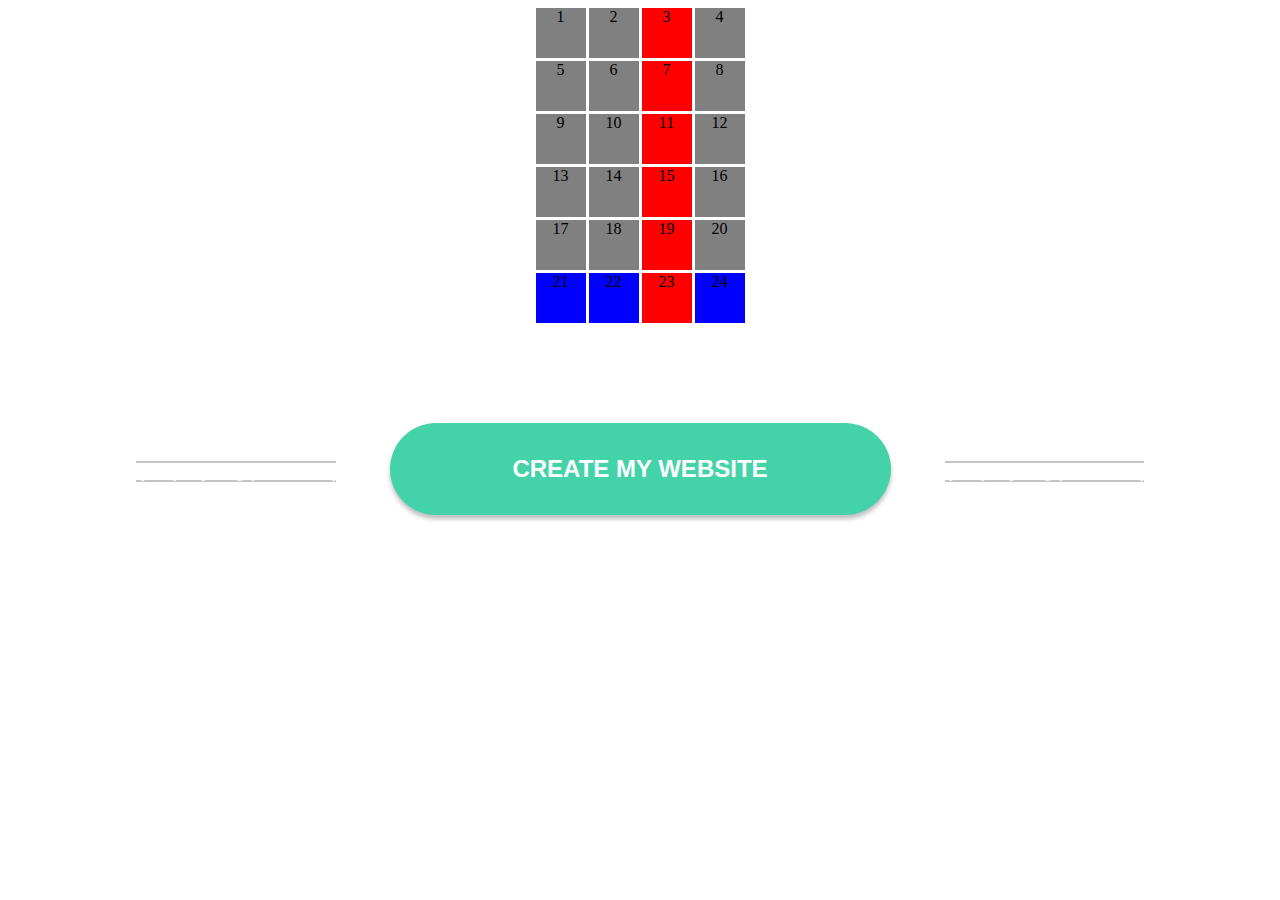
<file: homework 8/index.html>
<!DOCTYPE html>
<html lang="en">
<head>
    <meta charset="UTF-8">
    <meta http-equiv="X-UA-Compatible" content="IE=edge">
    <meta name="viewport" content="width=device-width, initial-scale=1.0">
    <link rel="stylesheet" href="style.css">
    <title>Homework 8</title>
</head>
<body>
    <div class="grid">
        <div class="item1">1</div>
        <div class="item1">2</div>
        <div class="item1">3</div>
        <div class="item1">4</div>
        <div class="item1">5</div>
        <div class="item1">6</div>
        <div class="item1">7</div>
        <div class="item1">8</div>
        <div class="item1">9</div>
        <div class="item1">10</div>
        <div class="item1">11</div>
        <div class="item1">12</div>
        <div class="item1">13</div>
        <div class="item1">14</div>
        <div class="item1">15</div>
        <div class="item1">16</div>
        <div class="item1">17</div>
        <div class="item1">18</div>
        <div class="item1">19</div>
        <div class="item1">20</div>
        <div class="item1">21</div>
        <div class="item1">22</div>
        <div class="item1">23</div>
        <div class="item1">24</div>
    </div>
    <div class="button-line">
    <button class="button">
        <span>CREATE MY WEBSITE</span>
    </button>
    </div>
</body>
</html>
</file>
<file: homework 3/style.css>
body {
    background: #E5E5E5;
}

.table_1 {
    width: 1440px;
    height: 72px;
    background: #0b2239;

  }
  .table_1_text {
    display: inline-block;
    width: 922px;
    height: 40px;
    font-family: "Inter";
    font-size: 13px;
    line-height: 20px;
    padding-top: 6px;
    padding-left: 120px;
    color: #ffffff;
  }
  
  .table_1_link {
    width: 106px;
    height: 36px;
    font-family: "Inter";
    font-weight: 600;
    font-size: 12px;
    padding-left: 50px;
    padding-right: 10px;
    color: #4ad295;
    vertical-align: super;
  }
  
  .table_1_button {
    width: 130px;
    height: 36px;
    font-family: "Inter";
    font-weight: 600;
    font-size: 12px;
    color: #ffffff;
    background: #4ad295;
    vertical-align: super;
  }

  .table_1_button:hover {
    background: #3bab79;
  }

.table_2 {
  width: 1440px;
  height: 52px;
  margin-top: 24px;
  background-color: #2b2627;
}

.img-1{
    width: 17px;
    height: 17px;
    margin: 16px 8px 20px 345.5px;
}

.table_2_text {
    display: inline-block;
    width: 50%;
    height: 10%;
    font-family: "Inter";
    font-weight: 400;
    font-size: 13px;
    vertical-align: top;
    padding-top: 4px;
    color: #ffffff;
  }

  .img-2{
   width: 16;
   height: 16;
   margin: 18px 18px 20px 0px;      
}

.table_3 {
    width: 560px;
    height: 72px;
    display: flex;
    flex-direction: row;
    justify-content: center;
    align-items: center;
    background: #FFFFFF;
    border-radius: 16px;
    margin-left: 24px;
    margin-bottom: 24px;
    margin: 72px;
}
  
  .square_1{
    width: 36px;
    height: 36px;
    background: rgba(234, 76, 137, 0.1);
    border-radius: 10px;
    margin: 18px 10px 18px 16px;
}
    
     


.Vector {
    margin: 8px;
    width: 20px;
    height: 20px;
}

  .table_3_text {
    display: inline-block;
    width: 62%;
    height: 56%;
    font-family: "Inter";
    font-weight: 400;
    font-size: 14px;
    vertical-align: top;
    padding-top: 4px;
    color: #0d0c22;
  }
  
  .table_3_text_pink {
    color: #ea4c89;
  }

  .table_3_button_1 {
    width: 63px;
    height: 28px;
    font-family: "Inter";
    font-weight: 500;
    font-size: 12px;
    color: #0d0c22;
    border-radius: 8px;
    border: #0d0c220d;
    background: #0d0c220d;
    padding: 22px, 10px, 22px, 10px;
    vertical-align: text-bottom;
    margin-bottom: 12px;
    
    
  }
  
  .table_3_button_2 {
    width: 52px;
    height: 28px;
    font-family: "Inter";
    font-weight: 500;
    font-size: 12px;
    color: #ffffff;
    border-radius: 8px;
    border: #ea4c89;
    background: #ea4c89;
    padding: 22px, 16px, 22px, 10px;
    vertical-align: text-bottom;
    margin-bottom: 12px;
    margin-left: 2%;
    }

    .table_4 {
      display: flex;
      flex-direction: row;
      justify-content: center;
      align-items: center;
      width: 560px;
      height: 64px;
      background: #26262B;
      box-shadow: 0px 12px 24px -6px rgba(96, 96, 96, 0.15), 0px 0px 1px rgba(96, 96, 96, 0.1);
      border-radius: 10px;
      margin-left: 24px;
  }

  .table_4_text {
    font-family: 'Inter';
    font-style: normal;
    font-weight: 400;
    font-size: 12px;
    line-height: 20px;
    width: 469px;
    height: 40px;
    color: #FFFFFF;
}
    
.table_4_text_ging {
  color: #E6842E;
  text-decoration: none;
}

.table_4_button {
  width: 49px;
  height: 28px;
  background: #FFFFFF;
  border-radius: 8px;
  border: none ;
  display: flex;
  align-items: center;
  justify-content: center;
}

.table_4_button_text {
  width: 29px;
  height: 20px;
  font-family: 'Inter';
  font-style: normal;
  font-weight: 400;
  font-size: 12px;
  line-height: 20px;
  color: #26262B;
}

.table_5 {
  width: 360px;
  height: 206px;
  margin-top: 72px;
  background-color: #1c2540f2;
  border-radius: 6px;
  margin-left: 60px;
  display: inline-block;

}

.table_5_title {
  font-family: "Roboto";
  font-weight: 500;
  font-size: 16px;
  vertical-align: top;
  color: #ffffff;
  padding-left: 24px;
  padding-top: 14px;
}

.table_5_text {
  width: 312px;
  height: 80px;
  font-family: "Roboto";
  font-weight: 400;
  font-size: 14px;
  vertical-align: top;
  color: #ffffff;
  padding-left: 24px;
  padding-top: 6px;
  margin: 0;
  padding-bottom: 6px;
}

.table_5_text_link{
  font-family: 'Roboto';
  font-style: normal;
  font-weight: 400;
  font-size: 14px;
  line-height: 20px;
  color: #FFFFFF;   
}

.table_5_link {
  width: 160px;
  height: 16px;
  font-family: "Roboto";
  font-weight: 500;
  font-size: 14px;
  vertical-align: top;
  color: #ffffff;
  padding-left: 24px;
  padding-top: 24px;
  vertical-align: top;
  text-decoration-line: none;
}

.table_5_button {
  width: 84px;
  height: 32px;
  font-family: "Roboto";
  font-weight: 500;
  font-size: 14px;
  color: #ffffff;
  border-radius: 6px;
  border: #09b3af;
  background: #09b3af;
  margin-left: 66px;
  vertical-align: super;
}

.table_6 {
  width: 360px;
  height: 170px;
  background-color: #ffffff;
  border-radius: 16px;
  margin-left: 60px;
  margin-bottom: 0;
  display: inline-block;
}

.table_6_title {
  font-family: "Roboto";
  font-weight: 500;
  font-size: 16px;
  vertical-align: top;
  color: #0f181d;
  padding-left: 16px;
  padding-top: 2px;
}

.table_6_text {
  width: 328px;
  height: 60px;
  font-family: "Roboto";
  font-weight: 400;
  font-size: 14px;
  vertical-align: top;
  color: #687f8c;
  padding-top: 2px;
  padding-right: 16px;
  padding-bottom: 0px;
  padding-left: 16px;
}

.table_6_button_1 {
    display: inline-block;
    width: 160px;
    height: 32px;
    font-family: "Roboto";
    font-weight: 500;
    font-size: 14px;
    color: #687F8C;
    border-radius: 6px;
    border: #EAF0F4;
    background: #EAF0F4;
    margin-left: 14px;
    margin-bottom: 32px;
    vertical-align: top;
}

.table_6_button_2 {
    width: 160px;
    height: 32px;
    font-family: "Roboto";
    font-weight: 500;
    font-size: 14px;
    color: #FFFFFF;
    border-radius: 6px;
    border: #40C1A7;
    background: #40C1A7;
    margin-right: 14px;
    margin-bottom: 32px;
    vertical-align: super;
}

.table_7 {
  width: 320px;
height: 260px;
background: #FFFFFF;
border-radius: 20px;
margin-right: 200px;
margin-left: 70px;
margin-top: 60px;
}

.table_7_title {
  font-family: "Roboto";
  font-weight: 900;
  font-size: 28px;
  text-align: center;
  vertical-align: top;
  color: #15295A;
  padding-top: 20px;
  padding-bottom: 0px;
}

.table_7_text {
width: 256px;
height: 72px;
font-family: "Inter";
font-weight: 400;
font-size: 16px;
vertical-align: top;
text-align: center;
color: #15295A;
padding-top: 0px;
padding-right: 32px;
padding-bottom: 8px;
padding-left: 32px;
}

.table_7_button {
  width: 121px;
  height: 44px;
  font-family: "Inter";
  font-weight: 700;
  font-size: 16px;
  color: #FFFFFF;
  border-radius: 43px;
  border: #4A7EFF;
  background: #4A7EFF;
  text-align: center;
  margin-left: 99px;
  margin-right: 99px;
  margin-bottom: 19px;
  margin-top: 0px;
}


.table_8  { 
  width: 320px;
  height: 137px;
  background: #FFFFFF;
  border-radius: 4px;   
  margin-left: 400px;
}

.table_8_text {
    width: 288px;
  height: 60px;
  font-family: "Inter", sans-serif;
  font-weight: 400;
  font-size: 14px;
  color: #000000;
  padding-top: 16px;
  padding-right: 16px;
  padding-bottom: 0px;
  padding-left: 16px;
  margin-bottom: 0px;
}

.table_8_link {
    width: 95px;
    height: 17px;
    font-family: "Inter", sans-serif;
    font-weight: 500;
    font-size: 14px;
    color: #6666FF;
    padding-top: 20px;
    padding-right: 129px;
    padding-bottom: 24px;
    padding-left: 16px;
}

.table_8_button {
    width: 64px;
    height: 33px;
    font-family: "Roboto", sans-serif;
    font-weight: 500;
    font-size: 14px;
    color: #FFFFFF;
    border-radius: 4px;
    border: #6666FF;
    background: #6666FF;
    margin-bottom: 16px;
}
</file>
<file: homework 4/style.css>
*{
    margin:0;
    padding:0;
}


#header {
    background-color: #ED4C5C;
    width: 1440px;
    height: 550px;
    color: white;
    
    
}
.header_text_block {
 width: 445px;
 display: inline-block;
 margin: 122px 81px 110px 165px;
 
}

.header_title {
    font-family: "Lato";
    font-size: 36px;
    font-weight: 600px;
    width: 445px;
    padding-bottom: 24px;
}
.header_text {
    font-family: "Lato";
    width: 445px;
    height: 64px;
    font-size: 14px;
    font-weight: 400px;
 }
 
 .header_img {
    width: 134px;
    padding-bottom: 60px;
    margin-right: 400px;
 }

 .header_picture_block {
    padding: 95px 216px 95px 41px;
    width: 550px;
    margin: 0px;
    display: inline-block;
    position: absolute;
    
  
  
  }
.photo1,  .photo2, .photo3   {
position:absolute;
}

.photo1 {
height: 267px;
width: 383px;
left: 691px;
top: 116px;
border-radius: 15px;
    
   
}
.photo2 {
height: 267px;
width: 383px;
left: 841px;
top: 116px;
border-radius: 15px;
}

.photo3 {
height: 311px;
width: 445px;
left: 735px;
top: 94px;
border-radius: 15px;     
}

.main {
    height: 500px;
    width: 1440px;
    left: 0px;
    top: 500px;
    border-radius: 0px;    
}
 
.main_text_block {
width: 445px;
padding: 117px 114px 223px 176px; 
float: left;
border: none;
}

.main_title {
    font-family: "Lato";
    font-size: 36px;
    font-weight: 600;
    height: 96px;
}

.main_text {
    height: 64px;
    width: 434px;
    left: 176px;
    top: 713px;
    border: none;
    font-family: "Lato";
    font-size: 14px;  
}

.forms {
height: 305px;
width: 540px;
left: 735px;
top: 617px;
border-radius: 6px;
float: left;

}
.fname {
    width: 255px;
    height: 60px;
    border: 1px solid #333333;
    border-radius: 6px;
    box-sizing: border-box;
    font-family: 'Lato';
    font-style: normal;
    font-weight: 400;
    font-size: 16px;
    line-height: 19px;
    color: rgba(19, 39, 67, 0.5);
    margin-top: 117px;
    padding-left: 31px;
    padding-right: 0px;     
} 

.lname {
    width: 255px;
    height: 60px;
    border: 1px solid #333333;
    border-radius: 6px;
    box-sizing: border-box;
    font-family: 'Lato';
    font-style: normal;
    font-weight: 400;
    font-size: 16px;
    line-height: 19px;
    color: rgba(19, 39, 67, 0.5);
    padding-left: 31px;
    margin-left: 25px;
}

 
.pnumber {
    width: 540px;
    height: 60px;
    box-sizing: border-box;
    border: 1px solid #333333;
    border-radius: 6px;
    margin-top: 24px;
    font-family: 'Lato';
    font-style: normal;
    font-weight: 400;
    font-size: 16px;
    line-height: 19px;
    color: rgba(19, 39, 67, 0.5);
    padding-left: 31px;
}

.sservice {
    width: 540px;
    height: 60px;
    box-sizing: border-box;
    border: 1px solid #333333;
    border-radius: 6px;
    font-family: 'Lato';
    font-style: normal;
    font-weight: 400;
    font-size: 16px;
    line-height: 19px;
    color: rgba(19, 39, 67, 0.5);
    padding-left: 31px;
    margin-top: 24px;
}

.sumbit {
    width: 160px;
    height: 50px;
    background: #ED4C5C;
    border: 1.5px solid #ED4C5C;
    border-radius: 6px;
    font-family: 'Lato';
    font-style: normal;
    font-weight: 400;
    font-size: 14px;
    line-height: 17px;
    text-transform: uppercase;
    color: #FFFFFF;
    margin-top: 27px;
}

.sumbit:hover {
    background: #cc6670
}

.block_footer {
    width: 1440px;
    height: 435px;
    padding-left: 166px;
    display: flex;
    list-style: none;

}

.block_footer_address {
height: 264px;
width: 259px;
left: 161px;
top: 1130px;
}

.title_address {
height: 22px;
width: 65px;
left: 166px;
top: 1130px;
font-family:"Lato";
font-size: 18px;
font-weight: 700;
line-height: 22px;
text-align: center;
margin:85px;
margin-left: 0;
}

.adress_text_1 {
 height: 54px;
width: 254px;
left: 166px;
top: 1185px;
font-family: "Lato";
font-size: 12px;
font-weight: 400;
line-height: 18px;
text-align: left;
margin-top: 33px;
margin-bottom: 141px;
}
.adress_text_2 {
    width: 155px;
    font-family: 'Lato';
    font-style: normal;
    font-weight: 400;
    font-size: 12px;
    line-height: 14px;
    color: #101010;
}

.block_footer_services {
height: 164px;
width: 254px;
left: 450px;
top: 1130px;
margin-left: 30px;
}

.title_services {
height: 22px;
width: 67px;
left: 450px;
top: 1130px;
font-family: "Lato";
font-size: 18px;
font-weight: 700;
line-height: 22px;
text-align: left;
}

.service_list {
height: 114px;
width: 254px;
left: 450px;
top: 1180px;
font-family: "Lato";
font-size: 12px;
font-weight: 400;
line-height: 19px;
list-style-type: none;
text-align: left;
margin-top: 28px;
}

.block_footer_git {
    width: 122px;
    height: 128px;
    margin-right: 166px;
}

.git_title {
height: 22px;
width: 101px;
left: 734px;
top: 1130px;
font-family: "Lato";
font-size: 18px;
font-weight: 700;
line-height: 22px;
text-align: center;
}

.git_email {
height: 14px;
width: 122px;
left: 734px;
top: 1185px;
text-decoration: none;
font-family: "Lato";
font-size: 12px;
font-weight: 400;
line-height: 14px;
text-align: left;
margin-top: 33px;
display: inline-block;
margin-bottom: 11px;
color:#101010; 
}

.git_phone {
height: 14px;
width: 96px;
left: 734px;
top: 1210px;
text-decoration:none;
font-family: "Lato";
font-size: 12px;
font-weight: 400;
line-height: 14px;
text-align: left;
color:#101010;
display: inline-block;
margin-bottom: 21px;
}

.photo_2 {
    width: 15px;
    margin-left: 16px;
    margin-right: 14px;      
}

.block_footer_sup {
    width: 216px;
    height: 86px;
}


.sup_title {
height: 22px;
width: 96px;
left: 1022px;
top: 1130px;
font-family: "Lato";
font-size: 18px;
font-weight: 700;
line-height: 22px;
text-align: left;
}


.photo_links {
    height: 31px;
    width: 216px;
    left: 1028px;
    top: 1185px;
    border-radius: 0px;
    margin-top: 33px;    
}
</file>
<file: homework 5/style.css>
body {
      background-color: rgb(31, 31, 31);
       }
       .table1,tr {
        font-family: "Lato";
        color: rgb(15, 15, 15);
        border: 2px solid rgb(255, 255, 255);
        border-collapse: collapse;
        margin-left: 300px;
        background-color: rgb(14, 139, 132);
        width: 50%;
        text-align: left;
        margin-top: 30px;
       }
         th,td {
        padding-top: 10px;
        padding-bottom: 10px;
          
        }
    
       .caret-down {
        height: 12px;
       }
       .table_1_more {
        height: 16px;
       }
       .table_pdf {
        text-decoration: none;
        color: aliceblue;
        margin-left: 10px;
      }
       .table_1_text {
        margin-left: 10px ;
      }
 
   
 
       .img-pdf {
       width:19px;
       margin-left: 5px;
      }
       .search {
          width: 80px;
        background-color: rgb(113, 113, 113);
        border: none;
        border-radius: 10px;
        margin-right: 5px;
       }
       ::placeholder {
        color: black;
       }
</file>
<file: homework 6/style.css>
.wrapper {
    width: 1200px;
    background:  linear-gradient( #F6FAFD  0% #FFFFFF  100%);
    display: flex;
    flex-direction: column;
     margin: 0 auto;
}
header{
    display: flex;
    width: 1200px;
    margin-top: 50px;
}
ul {
    list-style-type: none ;
}
li {
    display: inline;
}
a {
    text-decoration: none;
}
.text {
     margin-left: 121px;
}
.text_1 {
    font-family: 'Roboto';
font-style: normal;
font-weight: 800;
font-size: 16px;
line-height: 160%;
color: #212353;
}
.text_2, .text_3, .text_4 {
font-family: 'Roboto';
font-style: normal;
font-weight: 500;
font-size: 16px;
line-height: 160%;
color: #4B5D68;
margin-left: 40px;
}
.header_button {
    width: 210px;
    height: 60px;
    background: #FFFFFF;
    box-shadow: 0px 5px 5px rgba(75, 93, 104, 0.1);
    border-radius: 50px;
    border: none;
    margin-left: 418px;
    cursor: pointer;
}
.header_button_text {
    font-family: 'Roboto';
    font-style: normal;
    font-weight: 800;
    font-size: 16px;
    line-height: 160%;
    color: #212353;
}
button:hover {
 border: 2px solid #4B5D68;
}

.arrow {
    width: 20px;
    margin-left: 20px;
}

.block1_title {
    width: 645px;
    font-family: 'Roboto';
    font-style: normal;
    font-weight: 700;
    font-size: 80px;
    line-height: 110%;
    color: #212353;
    margin-top: 147px;
}
.block1_text {
    width: 380px;
    font-family: 'Roboto';
    font-style: normal;
    font-weight: 500;
    font-size: 18px;
    line-height: 160%;
    color: #4B5D68;
    margin-top: 50px;
}
.block1_button {
    width: 170px;
    height: 60px;
    background: #9C69E2;
    border-radius: 50px;
    border: none;
    cursor: pointer;
    margin-top: 50px;
}
.block1_button_text {
    font-family: 'Roboto';
    font-style: normal;
    font-weight: 800;
    font-size: 18px;
    line-height: 160%;
    color: #FFFFFF;
}
.block1_img {
    position: absolute;
    width: 885px;
    height: 468px;
    left: 603px;
    top: 336px;
    margin-left: 10%;
}

.block_2 {
height: 560px;
width: 1117px;
border-radius: 50px;
background: #F063B826;
margin-top: 200px;
display: flex;
}

.block_2_text {
    display: flex;
    flex-direction: column;
    justify-content: center;
    align-items: center;
    margin-left: 62px;
}

.block_2_text_title {
    width: 475px;
    font-family: 'Roboto';
    font-style: normal;
    font-weight: 700;
    font-size: 40px;
    line-height: 130%;
    color: #212353;
   
}

.block_2_paragraph {
    width: 474px;
    font-family: 'Roboto';
    font-style: normal;
    font-weight: 500;
    font-size: 18px;
    line-height: 28px;
    color: #4B5D68;
    margin-top: 40px;
}

.block_features {
    width: 1136px;
    margin-top: 150px;
}
.block_features_title {
    display: flex;
    justify-content: center;
    align-items: center;
    font-family: 'Roboto';
    font-style: normal;
    font-weight: 700;
    font-size: 40px;
    line-height: 52px;
    color: #212353;
}
.block_features_text {
    display: flex;
    justify-content: center;
    text-align: center;
    font-family: 'Roboto';
    font-style: normal;
    font-weight: 500;
    font-size: 18px;
    line-height: 28.8px;
    color: #4B5D68;
    margin-top: 50px;
}

.banner {
 height: 1002px;
 width: 1136px;
 left: 220px;
 top: 1613px;
 margin-top: 170px;
 display: flex;
 flex-wrap: wrap;
 justify-content: space-around;
}
.block_banner_box {
    width: 320px;
    height: 180px;
    display: flex;
    flex-direction: row;
    margin-bottom: 183px;
    margin-right: 95px;
    justify-content: center;
    align-items: center;
}
.block_banner_box_text {
    display: flex;
    flex-direction: column;
    margin-left: 30px;
}
.box_text_title {
    width: 200px;
    font-family: 'Roboto';
    font-style: normal;
    font-weight: 400;
    font-size: 24px;
    line-height: 31.2px;
    color: #212353;
}
.box_text {
    margin-top: 20px;
    width: 220px;
    font-family: 'Roboto';
    font-style: normal;
    font-weight: 400;
    font-size: 16px;
    line-height: 25.6px;
    color: #4B5D68;
    margin-bottom: 20px;
}
.learn_more {
    display: flex;
    flex-direction: row;
}
.learn_more_text {
    font-family: 'Roboto';
    font-style: normal;
    font-weight: 900;
    font-size: 16px;
    line-height: 25.6px;
    color: #212353;
}

.img_box {
    margin-left: 20px;
}

.block3_container {
    width: 1025px;
    height: 709px;
    background: #9C69E2;
    border-radius: 50px;   
    display: flex;
    flex-direction: column;
    padding-left: 93px;
}
.block3_title {
    margin-top: 109px;
    font-family: 'Robota';
    font-style: normal;
    font-weight: 700;
    font-size: 40px;
    line-height: 52px;
    color: #FFFFFF;
}
.container_box {
    width: 949px;
    height: 330px;
    background: #FFFFFF;
    box-shadow: 0px 20px 0px
     rgba(113, 60, 189, 0.325);
    border-radius: 20px;
    margin-top: 88px;
    display: flex;
    justify-content: center;
    margin-bottom: 60px;
}
.container_box_items {
    margin-top: 60px;
    display: flex;
    flex-direction: row;
    width: 743px;
    height: 220px;
}
.block3_img {
    width: 132.42px;
    height: 90px;
}
.container_text_block {
    width: 566px;
    height: 200px;
    margin-left: 44px;
}
.container_title {
    margin-top: 20px;
    font-family: 'Roboto';
    font-style: normal;
    font-weight: 900;
    font-size: 18px;
    line-height: 28.8px;
    letter-spacing: 0.005em;
    color: #212353;
}
.container_link {
    font-family: 'Roboto';
font-style: normal;
font-weight: 500;
font-size: 14px;
line-height: 22.4px;
letter-spacing: 0.01em;
color: #9C69E2;
}
.container_text {
    font-family: 'Roboto';
    font-style: normal;
    font-weight: 400;
    font-size: 18px;
    line-height: 32.4px;
    color: #4B5D68;
}


.button_block {
    width: 5px;
    height: 5px;
    margin-left: 10px;
    margin-bottom: 2px;
}

.block3_arrows {
    margin-right: 76px;
    float: right;
}

.hr {
    margin-left: 0;
     width: 1125px;
     height: 2px;
     background-color: #9C69E2;
     margin-top: 150px;
     margin-bottom: 100px;
     margin-left:-85px;
    }
    .block4_container_box {
        display: flex;
        flex-direction: row;
    }
    .block4_content{
        display: flex;
        flex-direction: column;
    }
    .try_title {
        font-family: 'Helvetica';
        font-style: normal;
        font-weight: 700;
        font-size: 40px;
        line-height: 52px;
        color: #212353;
    }
    .try_text {
        font-family: 'Roboto';
    font-style: normal;
    font-weight: 500;
    font-size: 18px;
    line-height: 28.8px;
    color: #4B5D68;
    margin-top: 20px;
    width: 584px;
    margin-bottom: 150px;
    }
    .button_pink {
        width: 170px;
        height: 60px;
        background: #F063B8;
        border-radius: 50px;
        border: none;
        margin-left: 123px;
    }
    .button_pink_text{
    font-family: 'Roboto';
    font-style: normal;
    font-weight: 900;
    font-size: 15px;
    line-height: 28.8px;
    color: #FFFFFF;
    }
    .button_purple {
        width: 210px;
        height: 60px;
        background: #FFFFFF;
        box-shadow: 0px 5px 5px rgba(75, 93, 104, 0.1);
        border-radius: 50px;
        border: none;
        margin-left: 30px;
        cursor: pointer;
    }
    
    .button_purple_text {
        font-family:"Roboto";
        font-size: 16px;
        font-weight: 900;
        line-height: 26px;
        letter-spacing: 0.005em;
        text-align: left;
        color: #212353;
    }
      
    .arrow {
        width: 16px; 
        margin-left: 20px;
    }

    .block5_footer {
        width: 1117px;
        display: flex;
        flex-direction: row;
    }
    .block5_footer_column2{
        display: flex;
        flex-direction: column;
    }
    .footer_column2_logo {
        display: flex;
        flex-direction: row;
    }
    .footer_logo {
        width: 49px;
        height: 35px;
    }
    
    .footer_title {
    font-family: 'Roboto';
    font-style: normal;
    font-weight: 900;
    font-size: 20px;
    line-height: 28.8px;
    color: #212353;
    margin-left: 20px; 
    margin-top: 5px;
}


    
    
    .footer_text {
        font-family: 'Roboto';
        font-style: normal;
        font-weight: 500;
        font-size: 16px;
        line-height: 28.8px;
        letter-spacing: 0.01em;
        color: #212353;
        margin-top: 67px;
        width: 335px;
    }
    .footer_info {
        width: 335px;
        margin-top: 10px;
        font-family: 'Roboto';
        font-style: normal;
        font-weight: 400;
        font-size: 16px;
        line-height: 28.8px;
        letter-spacing: 0.01em;
        color: #212353;
    }
    .footer_info2{
        width: 360px;
        margin-top: 118px;
        font-family: 'Roboto';
        font-style: normal;
        font-weight: 400;
        font-size: 12px;
        line-height: 28.8px;
    }

    .footer_nav {
        width: 166px;
        display: flex;
        flex-direction: column;
        margin-left: 160px;
        margin-top: 7px;
    }
    .footer_nav_title{
        font-family: 'Roboto';
        font-style: normal;
        font-weight: 900;
        font-size: 16px;
        line-height: 25.6px;
        color: #212353;
        margin-bottom: 30px;
    }
    .footer_nav_texts {
        display: flex;
        flex-direction: column;
    }
    .ft_nav_text {
        font-family: 'Roboto';
        font-style: normal;
        font-weight: 400;
        font-size: 16px;
        line-height: 40px;
        color: #212353;
    }
    .footer_help {
        width: 166px;
        margin-top: 7px;
        display: flex;
        flex-direction: column;
        margin-left: 50px;   
    }
    .footer_media {
        display: flex;
        flex-direction: column;
        margin-left: 50px;
        margin-top: 7px;
    }
    .footer_media_title {
        font-family: 'Roboto';
        font-style: normal;
        font-weight: 900;
        font-size: 16px;
        line-height: 25.6px;
        color: #212353;
    }
    .footer_media_logos {
        display: flex;
        flex-direction: row;
        margin-top: 30px;
    }
    .footer_media_logo {
        width: 50px;
        margin-right: 14px;
    }
    
    .sup {
        height: 60px;
        width: 60px;
        border-radius: 0px; 
        margin-top: 30%;      
    }
</file>
<file: homework 7/style.css>
body {
    padding: 0px;
    margin: 0px;
}


.wrapper {   
    width: 1440px;
    background: #F5F5F5;
    display: flex;
    justify-content: center;
    flex-wrap: wrap;
}

.header-main-container {
    height: 73px;
    width: 1440px;
    display: flex;
    flex-direction: row;
    justify-content: space-around;
}

.logo {
    display: flex;
    align-items: center;
    font-family: 'Rochester';
    font-style: normal;
    font-weight: 400;
    font-size: 32px;
    line-height: 41px;
    color: #1B2437 ;
}

.media {
    width: 10%;
    display: flex;
    justify-content: space-around;
    align-items: center;
}
.logos {
    height: 16px;
}
.tools {
    width: 10%;
    display: flex;
    justify-content: space-around;
    align-items: center;
}

.line {
height: 1px;
width: 1440px;
left: 0px;
top: 73px;
border-radius: 0px;
border:none;
background:rgba(243, 243, 243, 1);
}

.header-nav {
    height: 78px;
    display: flex;
    justify-content: space-evenly;
    align-items: center;
}

.nav-items {
    font-family: 'Playfair Display';
    font-size: 28px;
    font-weight: 400;
    line-height: 37px;
    letter-spacing: 0em;
    text-align: left;
    color:black;
    text-decoration: none;   
}

.nav-items:hover {
    color: #EDA3B5;
    text-decoration: underline;
    text-underline-offset: 6px;
}

.main {
    display: flex;
    justify-content: start;
    align-items: center;
    width: 1440px;
    height: 569px;
    background-image: url(img/hero.png);
}

.main-container {
    display: flex;
    flex-direction: column;
    margin-left: 164px;
}

.main-title {
    font-family: 'Playfair Display';
    font-style: normal;
    font-weight: 400;
    font-size: 48px;
    line-height: 67px;
    color: #FFFFFF;
}

.main-text {
    font-family: 'Mulish';
    font-size: 18px;
    font-weight: 400;
    line-height: 30px;
    color:#FFFFFF; 
}

.main-button {
    width: 255px;
    height: 77px;
    background: #1B2437;
    border-radius: 15px;
    border: none;
    font-family: 'Mulish';
    font-style: normal;
    font-weight: 700;
    font-size: 18px;
    line-height: 30px;
    color: #FFFFFF;
    margin-top: 15px;
}

#banners {
    display: grid;
    grid-template-columns: 220px 220px 300px 300px;
    grid-template-rows: 225px 225px;
    grid-gap: 30px;
    margin-top: 70px;
}

.grid-item1 {
    grid-row: 1/3;
    grid-column: 1/3;
    background: url(img/item1.png);
    background-repeat: no-repeat;
    display: flex;
    justify-content: flex-start;
    flex-direction: column;
    border-radius: 16px;
}

.item1-title {
    margin-top: 268px;
    width: 200px;
    font-family: 'Playfair Display';
    font-style: normal;
    font-weight: 900;
    font-size: 32px;
    line-height: 45px;
    color: #FFFFFF;
    margin-left: 32px;
}
.item1-text {
    font-family: 'Mulish';
    font-style: normal;
    font-weight: 400;
    font-size: 16px;
    line-height: 30px;
    color: #FFFFFF;
    margin-left: 32px;
    margin-top: 0px;
    margin-bottom: 8px;
}
.item1-button {
 height: 30px;
 width: 93px;
 border-radius: 8px;
 font-family: 'Roboto';
 font-size: 14px;
 font-weight: 400;
 line-height: 30px;
 background: white; 
 border: none;
 opacity: 40%;
 margin-left: 32px; 
}

button:hover {
border: solid 2px;
}

.grid-item2 {
height: 225px;
width: 303px;
left: 640px;
top: 792px;
border-radius: 16px;
display: flex;
flex-direction: column;
justify-content: center;
background: rgba(239, 239, 244, 1);
}


.item2-title {
font-family: 'Mulish';
font-style: normal;
font-weight: 400;
font-size: 16px;
line-height: 30px;
color: rgba(27, 36, 55, 1);
margin-left: 22px;
margin-bottom: 8px;
}

.item2-text {
    font-family: 'Playfair Display';
    font-style: normal;
    font-weight: 900;
    font-size: 32px;
    line-height: 45px;
    color: #1B2437;
    margin-left: 22px;
}

.grid-item3 {
    display: flex;
    flex-direction: column;
    justify-content: center;
    background: url(img/item3.png);
    border-radius: 16px;
}
.item3-title {
    font-family: 'Mulish';
    font-style: normal;
    font-weight: 400;
    font-size: 16px;
    line-height: 30px;
    color: #FFFFFF;
    margin-left: 39px;
}
.item3-text {
    font-family: 'Playfair Display';
    font-style: normal;
    font-weight: 900;
    font-size: 32px;
    line-height: 45px;
    color: #FFFFFF;
    margin-left: 39px;
}

.grid-item4 {
    width: 680px;
    border-radius: 16px;
    grid-column: 3/5;
    background: url(img/item4.png);
    background-repeat: no-repeat;
    display: flex;
    flex-direction: column;
    justify-content: center;
    
}

.item4-title {
    font-family: 'Mulish';
    font-style: normal;
    font-weight: 400;
    font-size: 16px;
    line-height: 30px;
    margin-left: 22px;
}
.item4-text {
    font-family: 'Playfair Display';
    font-style: normal;
    font-weight: 900;
    font-size: 32px;
    line-height: 45px;
    margin-left: 22px;
}

.gallery {
    height: 313px;
    width: 1130px;
    background: #FFFFFF;
    border-radius: 16px;
    display: flex;
    flex-direction: row;
    justify-content: center;
    align-items: center;
    flex-wrap: wrap;
    margin-top: 20px;
}
.gallery-box {
    width: 255px;
    height: 207px;
    display: flex;
    flex-direction: column;
    align-items: center;
    justify-content: center;
}
 

.gl1 {
    margin-top: 39px;
    font-family: 'Mulish';
    font-style: normal;
    font-weight: 700;
    font-size: 18px;
    line-height: 30px;
    color: #000000;

}
.gl2 {
    margin-top: 34px;
    font-family: 'Mulish';
    font-style: normal;
    font-weight: 700;
    font-size: 18px;
    line-height: 30px;
    color: #000000;
}
.gl3 {
    margin-top: 75px;
    font-family: 'Mulish';
    font-style: normal;
    font-weight: 700;
    font-size: 18px;
    line-height: 30px;
    color: #000000;
}
.gl4 {
    margin-top: 37px;
    font-family: 'Mulish';
    font-style: normal;
    font-weight: 700;
    font-size: 18px;
    line-height: 30px;
    color: #000000;
}
.gallery-scroll {
    margin-left: 113px;
}


 .catalog {
    width: 400px;
    display: flex;
    flex-direction: column;
    justify-content: center;
}

.catalog-title {
    font-family: 'Playfair Display';
    font-style: normal;
    font-weight: 600;
    font-size: 48px;
    line-height: 67px;
    color: #1B2437;
    margin-top: 70px;
    margin-left: -365px;
}

.shop{
  margin-top: 35px;
  display: grid;
  grid-template-columns: repeat(3, 350px);
  grid-template-rows: repeat(2, 487px);
  grid-gap: 30px;
  justify-content: center;
  }
  
  .shop-box {
    background: #ffffff;
    border-radius: 16px;
    width: 350px;
    height: 487px;
    position: relative;
  }
  
  .shop-title {
    font-family: 'Playfair Display';
    font-style: normal;
    font-weight: 900;
    font-size: 18px;
    line-height: 30px;
    color: #000000;
    margin-left: 24px;
    margin-top: 16px;
  }
  
  .shop-text {
    font-family: 'Mulish';
    font-style: normal;
    font-weight: 700;
    font-size: 16px;
    line-height: 30px;
    color: #000000;
    margin-left: 24px;
    margin-top: 8px;
  }
  
  .shop-price {
    font-family: 'Playfair Display';
    font-style: normal;
    font-weight: 700;
    font-size: 34px;
    line-height: 30px;
    color: #000000;
  }
  
  .shop-button, .shop-button-pink {
    background: #1B2437;
    border-radius: 15px;
    font-family: 'Mulish';
    font-style: normal;
    font-weight: 700;
    font-size: 18px;
    line-height: 30px;
    color: #FFFFFF;
    width: 153px;
    height: 58px;
    border: none;
    margin-left: 64px;
  }
  .shop_box_row {
    display: flex;
    flex-direction: row;
    justify-content: space-around;
    margin-top: 27px;
  }
  .shop-button-pink{
    background: #EDA3B5;
    border: #eda3b5;
  }
  
  .shop-balloon {
    position: absolute;
    top: 16px;
    right: 16px;
    bottom: 427px;
    left: 290px;
    cursor: pointer;
  }
  
  #contacts {
    display: flex;
    flex-direction: column;
    justify-content: center;
    width: 1110px;
    border-radius: 16px;
    margin-left: -365px;

    
}
.contacts-title {
    width: 194px;
    font-family: 'Playfair Display';
    font-style: normal;
    font-weight: 600;
    font-size: 48px;
    line-height: 67px;
    color: #1B2437;
    margin-top: 70px;
    margin-bottom:35px;
}
.contact-box {
    width: 1110px;
    height: 658px;
    background: #FFFFFF;
    border-radius: 16px;
    display: flex;
    justify-content: center;
    flex-direction: column;
    margin-top: 35px;
}
.map {
    width: 1086px;
    height: 511px;
    margin-top: 12px;
    margin-left: 12px;
    margin-right: 12px;
}
.contact-icons {
    margin-top: 27px;
    display: flex;
    flex-direction: row;
    justify-content: space-around;
}
.contact-items {
    display: flex;
    justify-content: space-around;
    margin-left: 25px;
    margin-top: 20px;
}
.contact-links {
    text-decoration: none;
    font-family: 'Mulish';
    font-style: normal;
    font-weight: 600;
    font-size: 18px;
    line-height: 30px;
    color: #000000;
    margin-left: 20px;
}
.address {
    margin-left: 80px;
}

footer {
    margin-top: 70px;
}
.footer-main {
    width: 1440px;
    height: 333px;
    background: #FFFFFF;
    display: flex;
    flex-direction: row;
    align-items: center;
    margin-left: -450px;
}
.footer-info {
    display: flex;
    flex-direction: column;
    width: 255px;
    margin-left: 165px;
}
.footer-text {
    margin-top: 24px;
    width: 255px;
    font-family: 'Playfair Display';
    font-style: normal;
    font-weight: 500;
    font-size: 16px;
    line-height: 30px;
    color: #5C5C5C;
}
.footer-links {
    display: flex;
    flex-direction: column;
    width: 80px;
    margin-left: 126px;
}
.footer-links-item {
    display: flex;
    flex-direction: column;
}
.footer-item-link {
    font-family: 'Mulish';
    font-style: normal;
    font-weight: 600;
    font-size: 16px;
    line-height: 30px;
    color: #8E8E93;
    text-decoration: none;
    margin-bottom: 22px;
}
.footer-links-title {
    font-family: 'Playfair Display';
    font-style: normal;
    font-weight: 900;
    font-size: 18px;
    line-height: 30px;
    color: #000000;
    margin-bottom: 22px;
}
.footer-more {
    width: 151px;
    display: flex;
    flex-direction: column;
    margin-left: 207px;
}
.footer-customers {
    width: 125px;
    display: flex;
    flex-direction: column;
    margin-top: -102px;
    margin-left: 134px;
}
.footer-copyright {
    width: 1440px;
    height: 74px;
    background: #E5E5EA;
    display: flex;
    flex-direction: row;
    justify-content: space-between;
    align-items: center;
    margin-left: -450px;
}
.copyright {
    font-family: 'Mulish';
    font-style: normal;
    font-weight: 700;
    font-size: 12px;
    line-height: 30px;
    color: #8E8E93;
    margin-left: 165px;
}
.ft_media {
    margin-right: 165px;
}
</file>
<file: homework 8/style.css>
body {
    display: flex;
    justify-content: center;
    align-items: center;
    flex-direction: column;
}
.grid {
    display: grid;
    grid-template-columns: 50px 50px 50px 50px;
    grid-gap: 3px;
}
.item1 {
    width: 50px;
    height: 50px;
    background: grey;
    text-align: center;
}
.item1:nth-child(n+21) {
    background: blue;
}
.item1:nth-of-type(4n+3) {
    background: red;
}
.button {
    background: #44D3A8;
    box-shadow: 0px 4px 4px rgba(0, 0, 0, 0.25);
    border-radius: 100px;
    width: 501px;
    height: 92px;
    border: none;
    margin-top: 100px;
}
span {
    font-family: 'Helvetica';
    font-style: normal;
    font-weight: 700;
    font-size: 24px;
    line-height: 28px;
    color: #FFFFFF;
}
.button:hover {
    border: 4px solid blue;
}
.button-line::after {
    content: " qwertyuiopasdfghjklzxcvbnmq";
    width: 200px;
    height: 8px;
    color: #FFFFFF;
    border-bottom: 2px solid #C4C4C4;
    border-top: 2px solid #C4C4C4;
    margin-left: 50px;
}
.button-line::before { 
    content: " qwertyuiopasdfghjklzxcvbnmq";
    width: 200px;
    height: 8px;
    color: #FFFFFF;
    border-bottom: 2px solid #C4C4C4;
    border-top: 2px solid #C4C4C4;
    margin-right: 50px;
}
</file>
